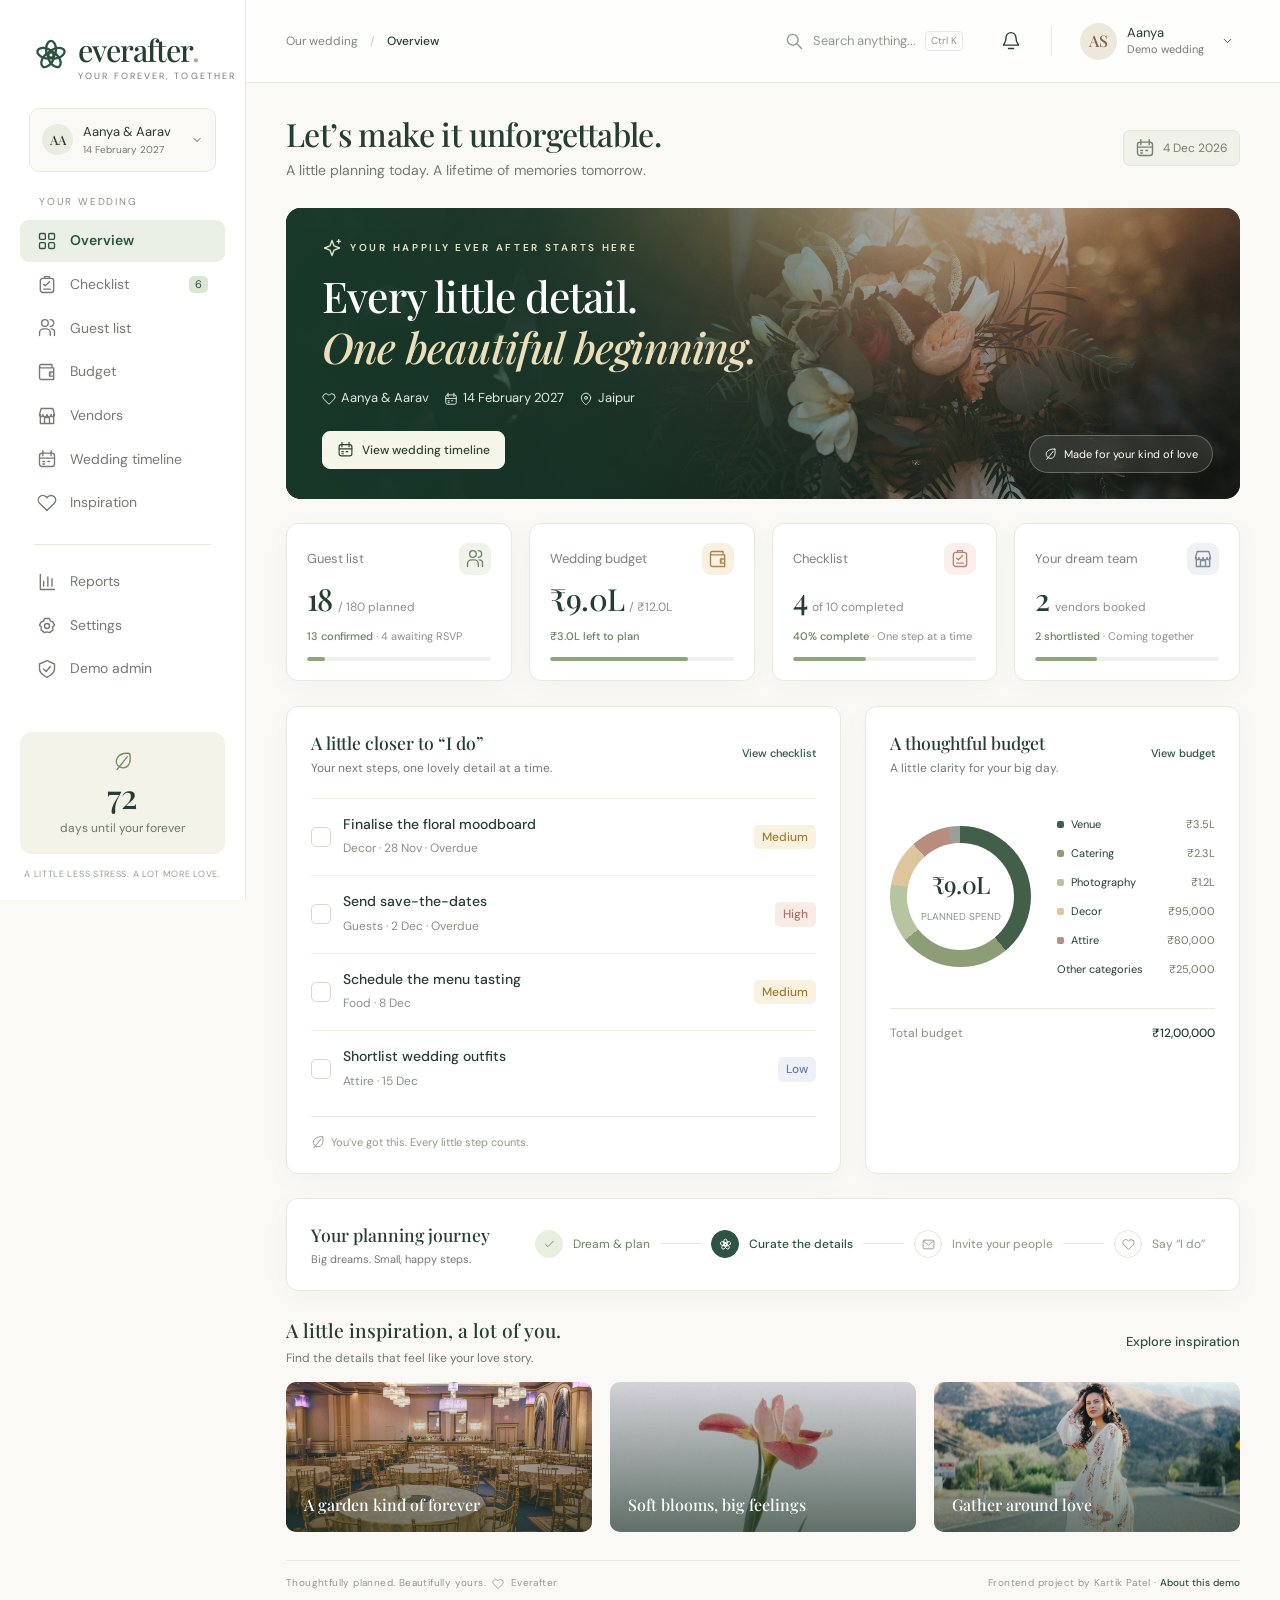
<file: index.html>
<!doctype html>
<html lang="en">
  <head>
    <meta charset="UTF-8" />
    <meta name="viewport" content="width=device-width, initial-scale=1.0" />
    <meta name="theme-color" content="#264c3e" />
    <meta
      name="description"
      content="A thoughtful space for your happily ever after. Plan your wedding, guests, budget, vendors and every little detail with Everafter."
    />
    <title>Everafter · Your wedding, beautifully planned</title>
    <link rel="icon" href="assets/favicon.svg" type="image/svg+xml" />
    <link rel="stylesheet" href="assets/fonts.css" />
    <link rel="stylesheet" href="css/styles.css" />
    <script defer src="js/icons.js"></script>
    <script defer src="js/data.js"></script>
    <script defer src="js/model.js"></script>
    <script defer src="js/store.js"></script>
    <script defer src="js/app.js"></script>
  </head>
  <body>
    <a class="skip-link" href="#main-content">Skip to content</a>
    <div id="app"></div>
    <dialog id="modal" aria-labelledby="modal-title"></dialog>
    <div
      id="toast-region"
      class="toast-region"
      role="status"
      aria-live="polite"
      aria-atomic="true"
    ></div>
    <noscript
      ><p class="noscript">
        Please enable JavaScript to use your wedding planner. This project runs
        entirely in your browser.
      </p></noscript
    >
  </body>
</html>
</file>
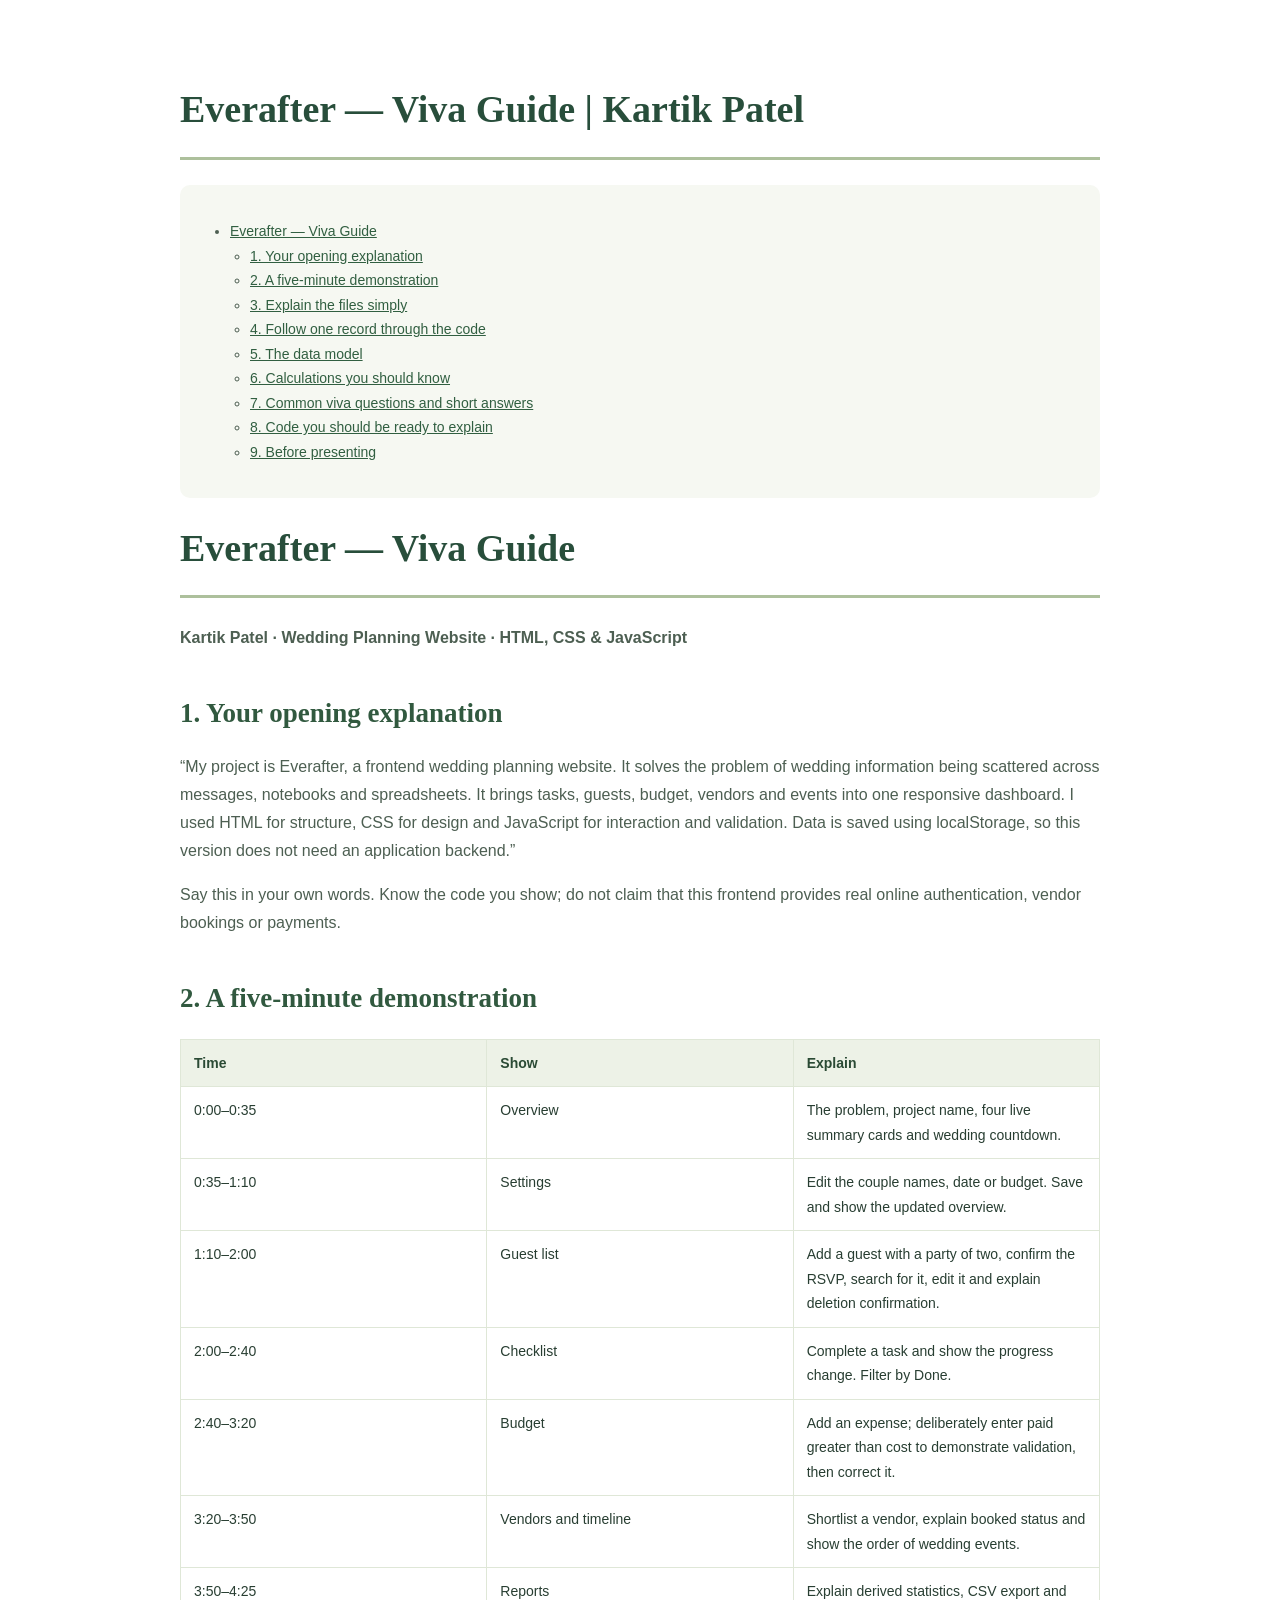
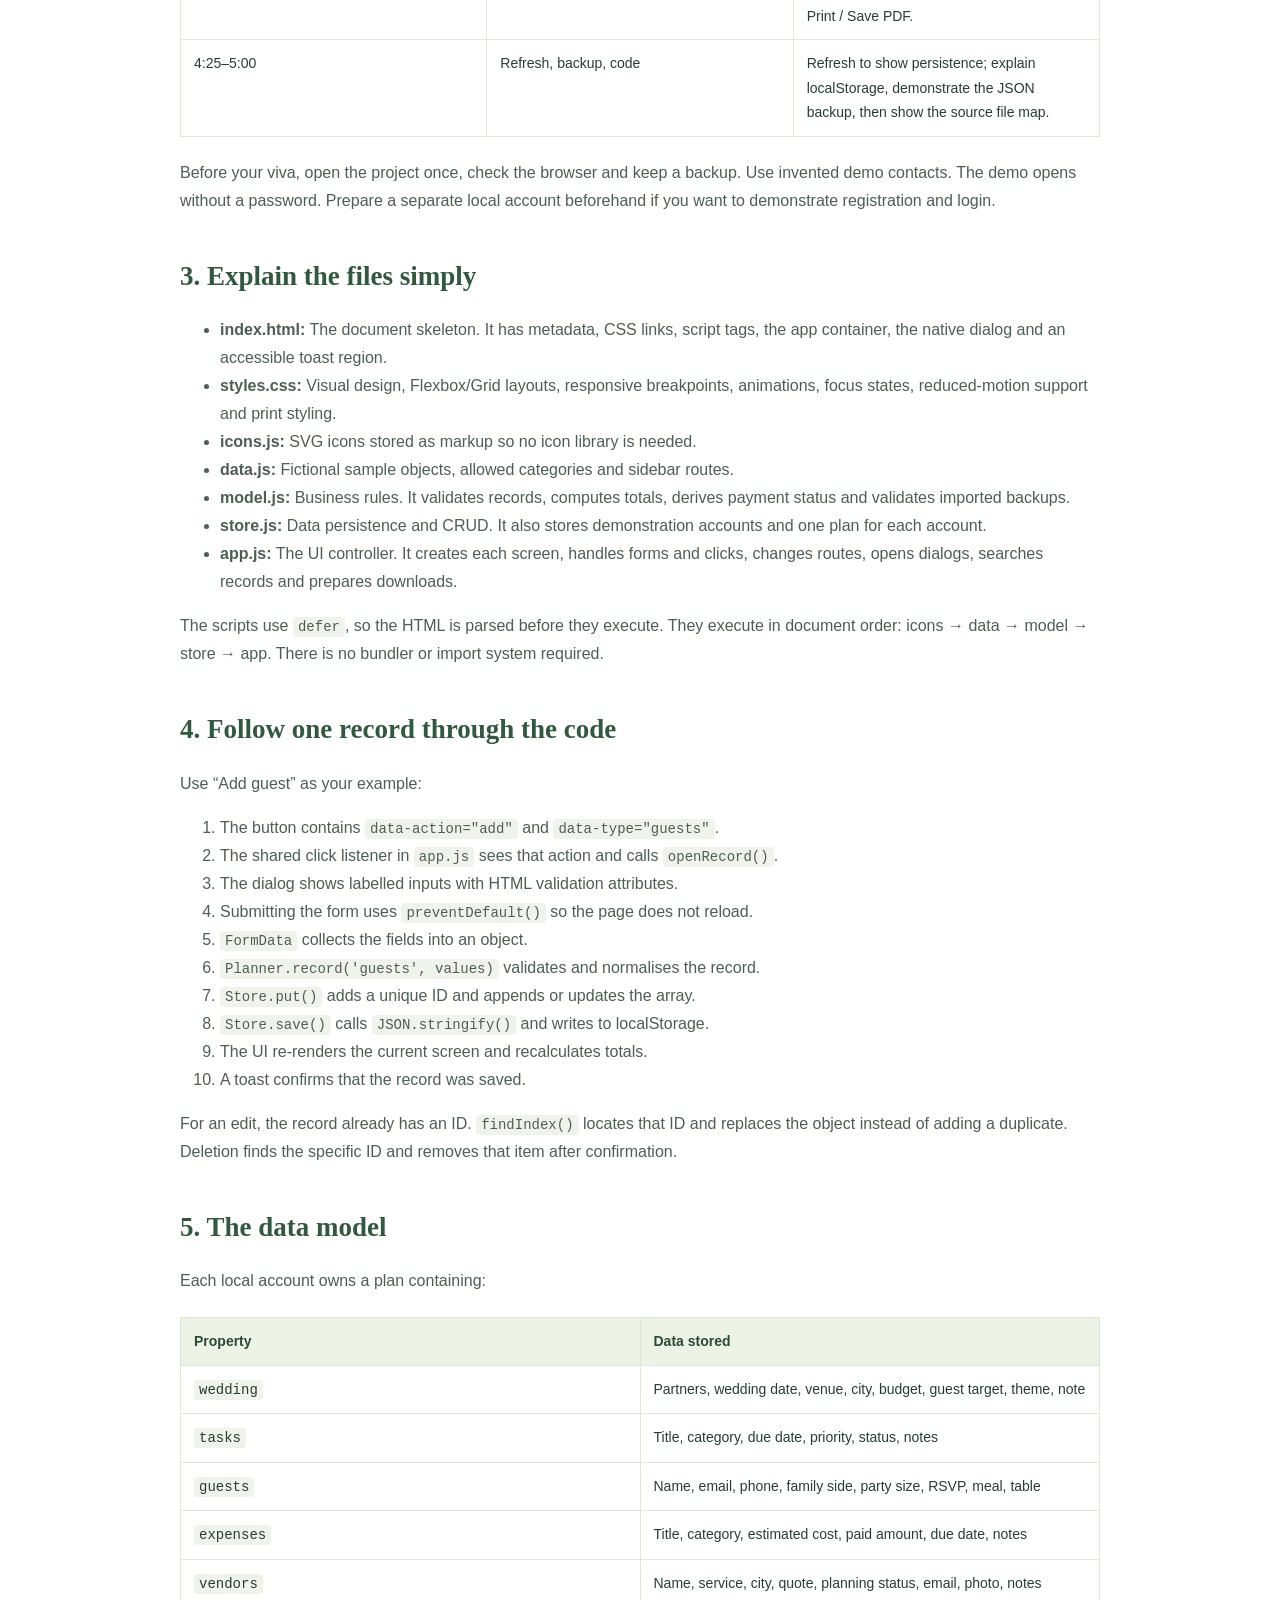
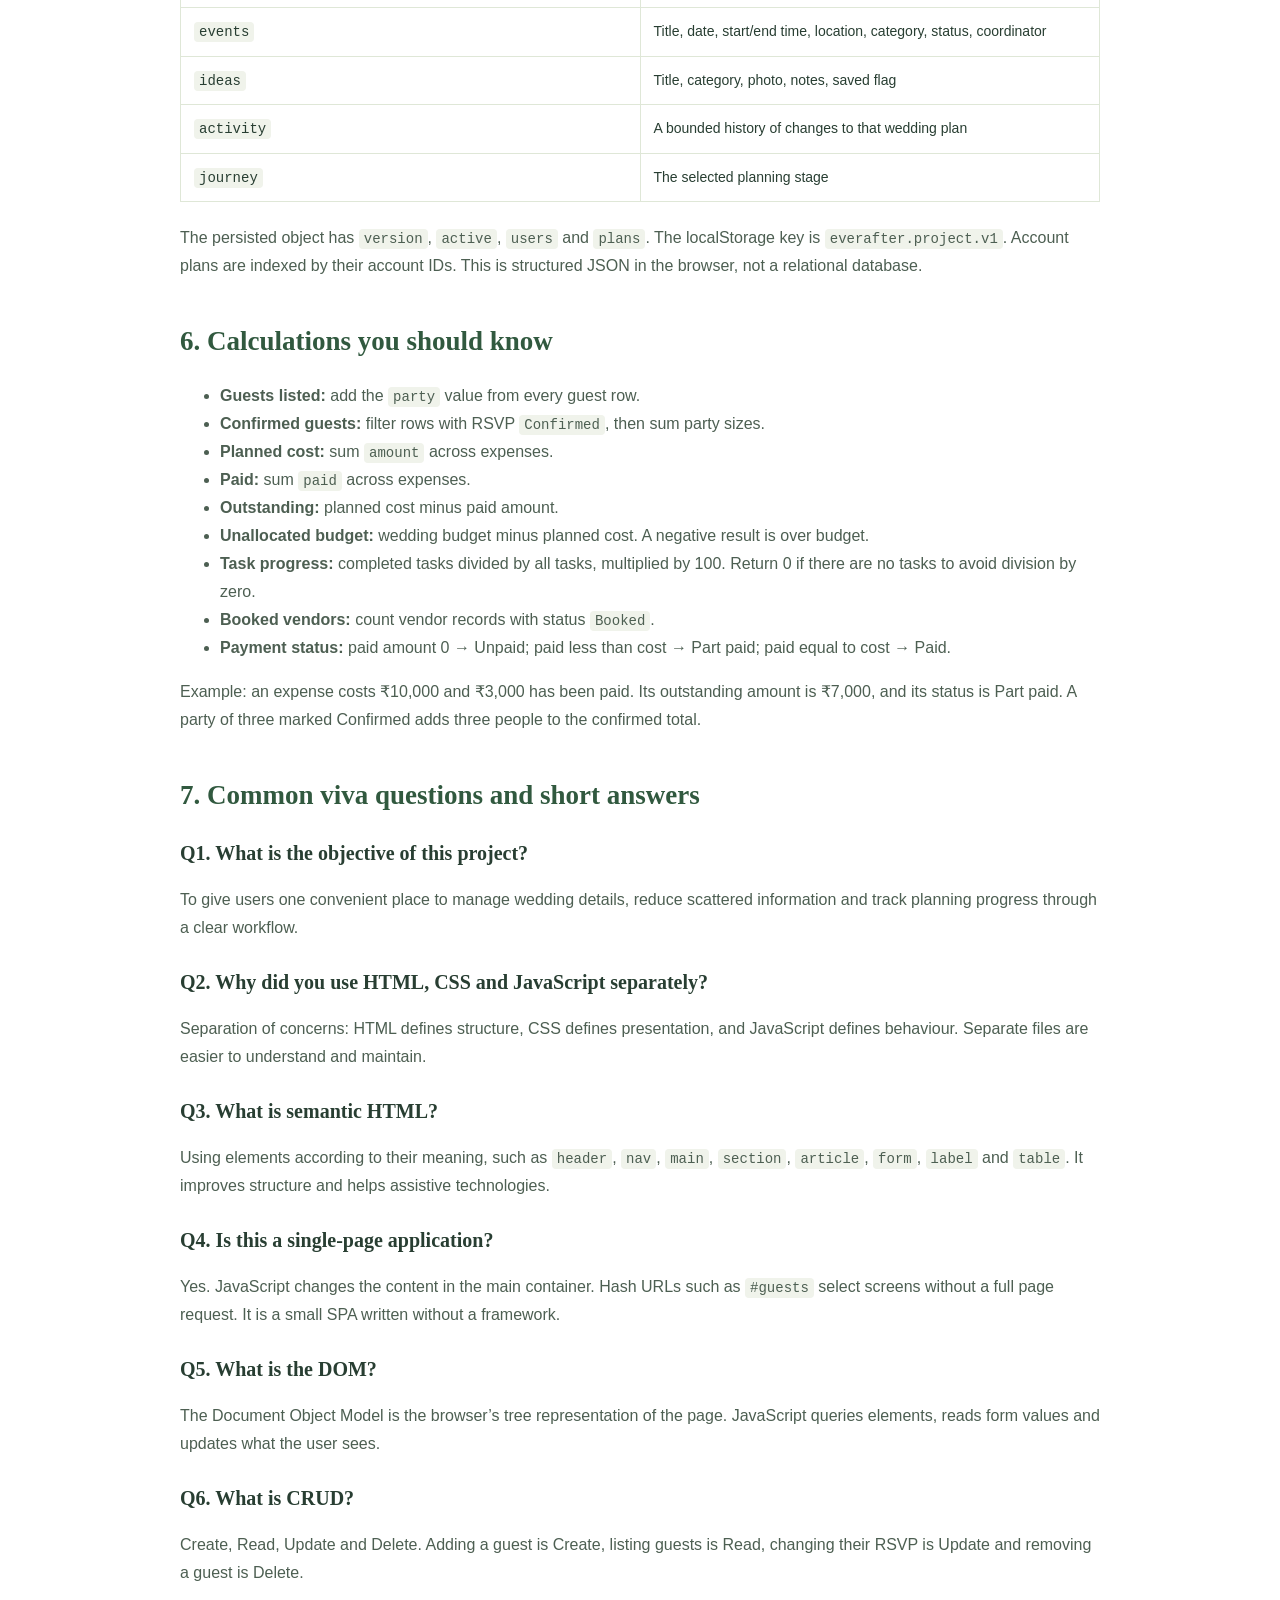
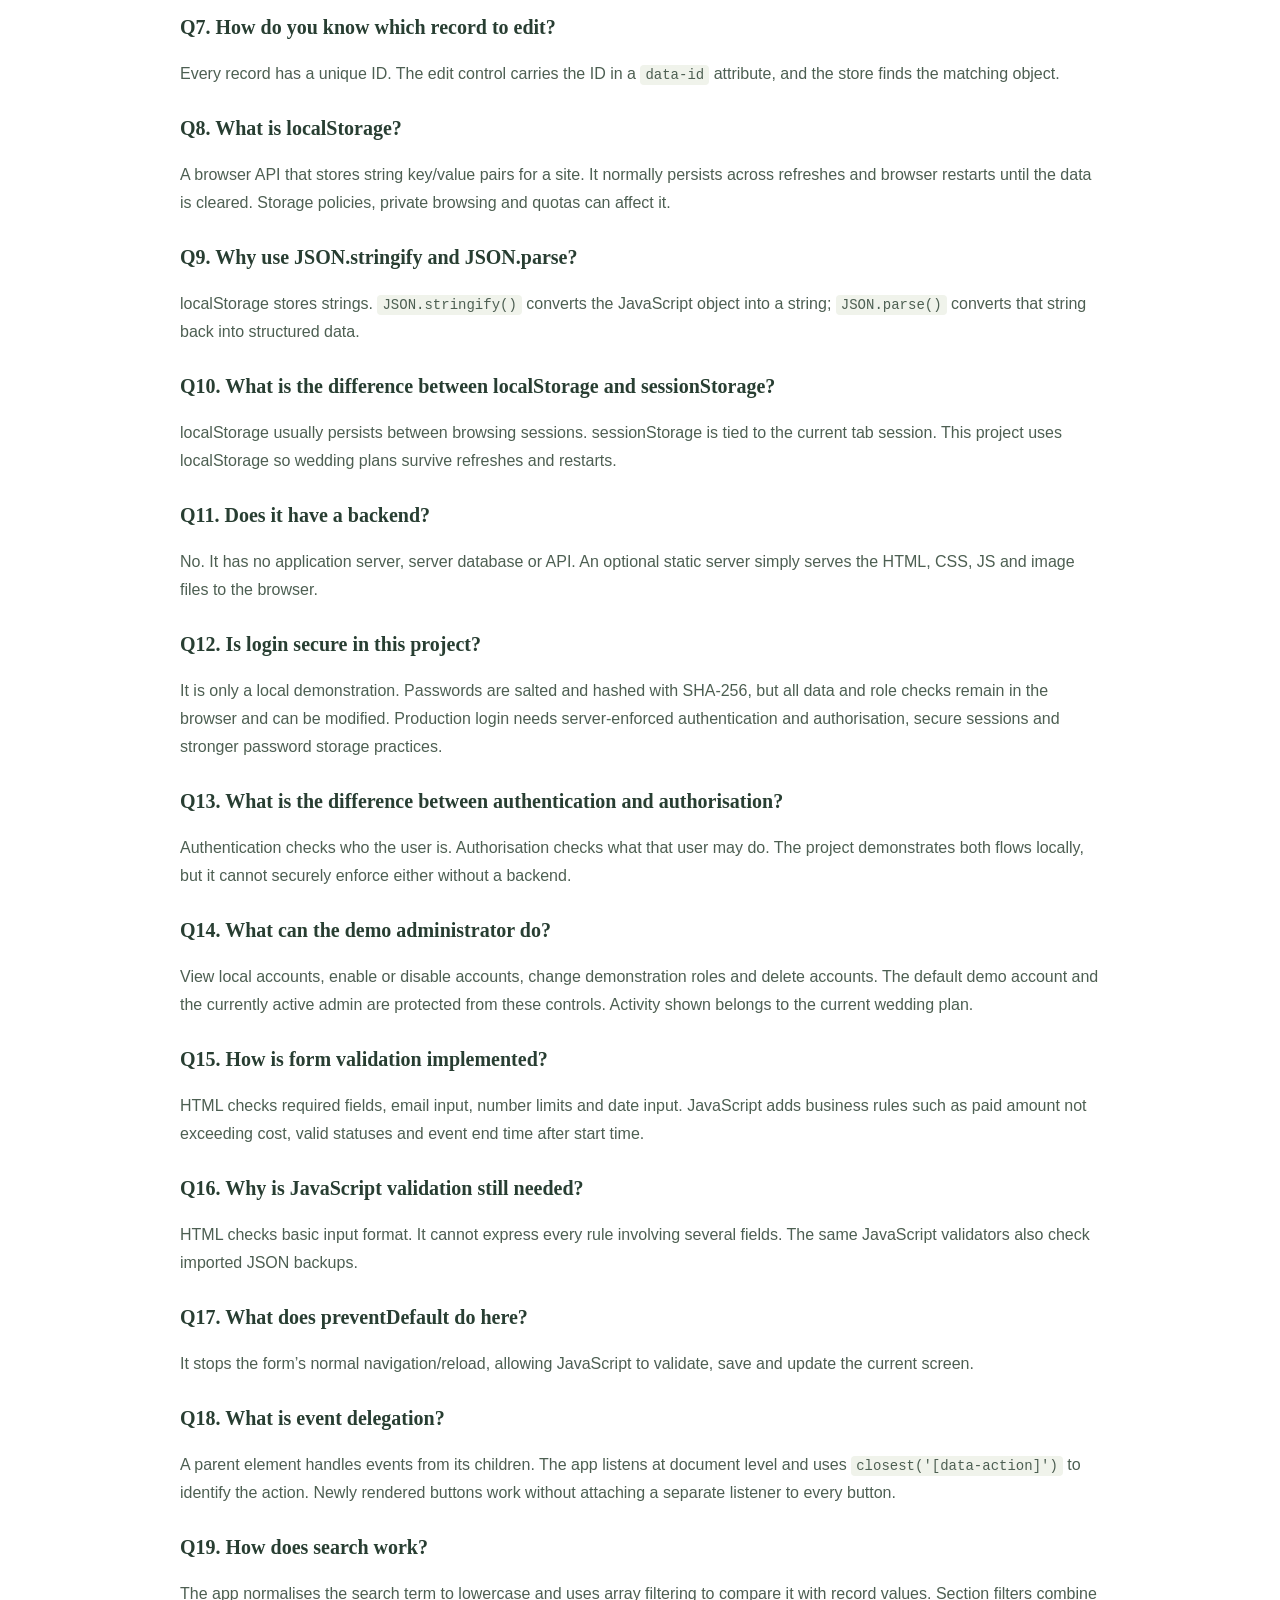
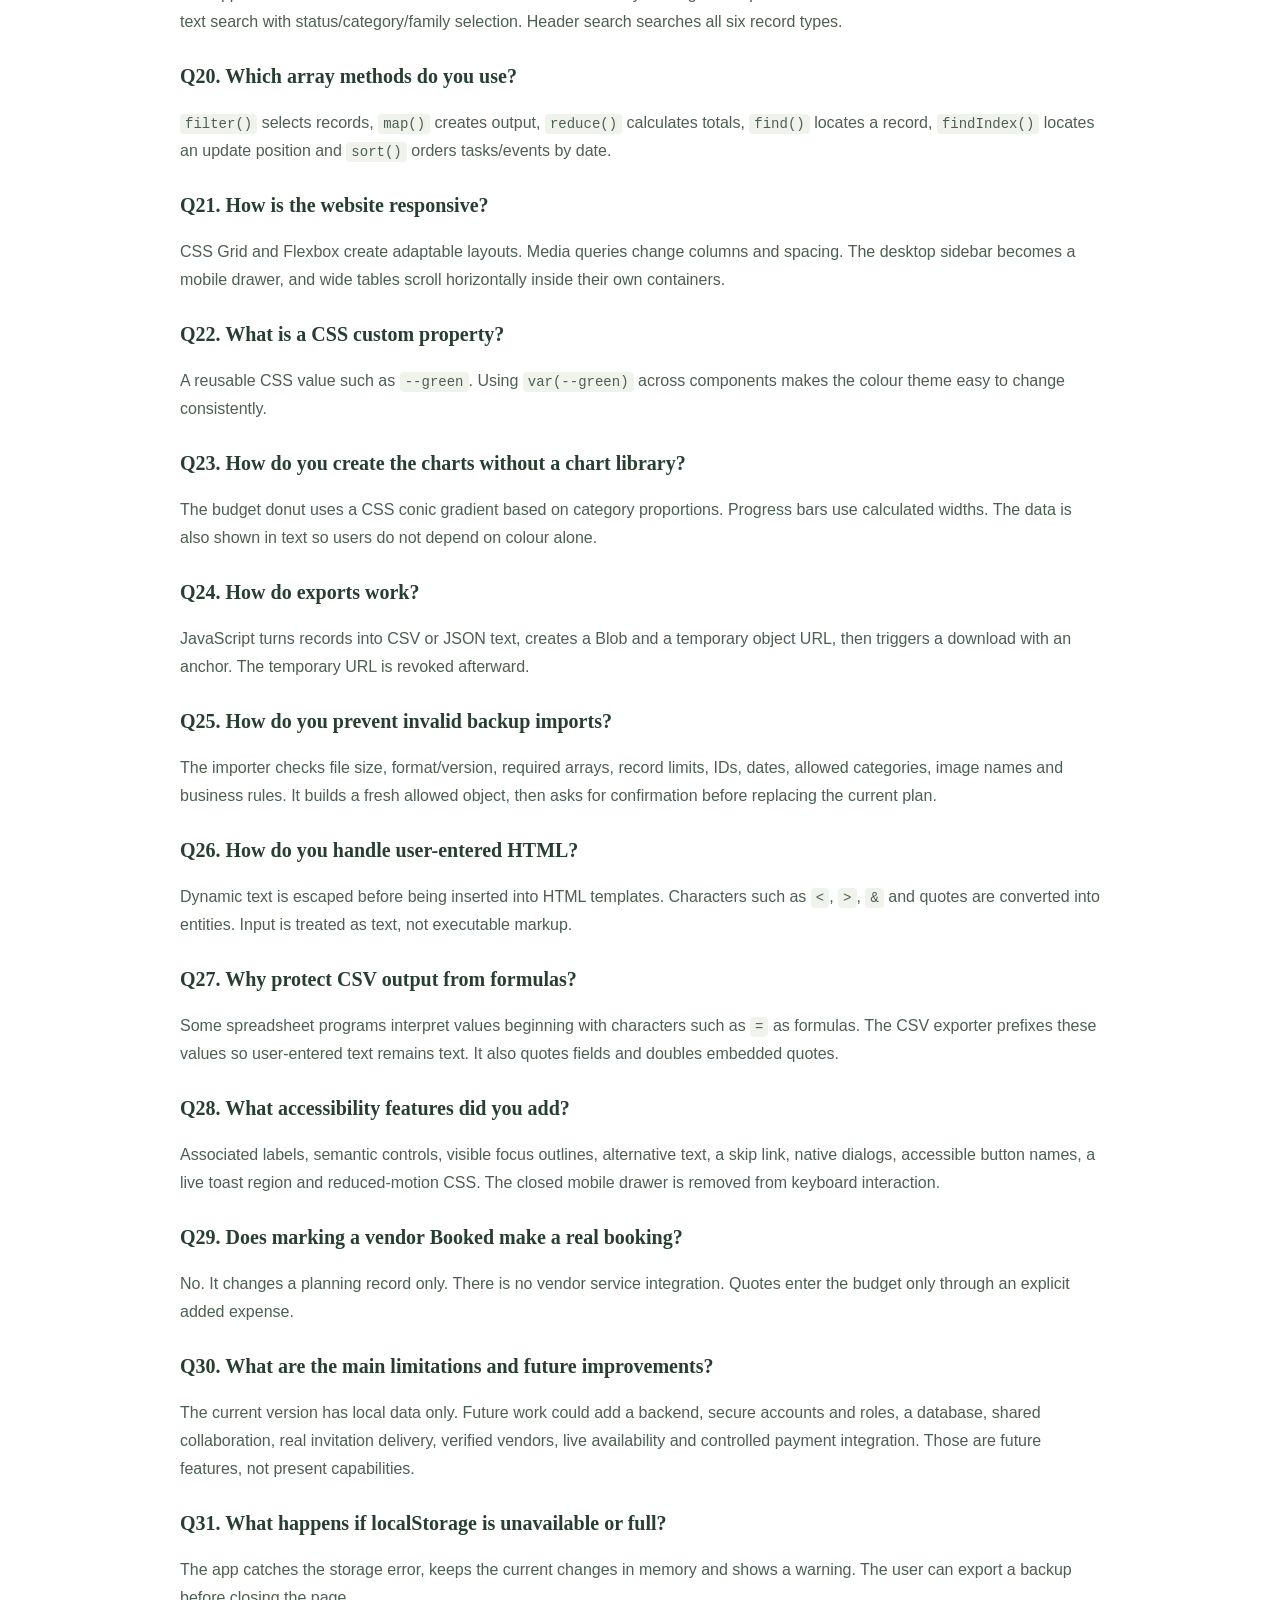
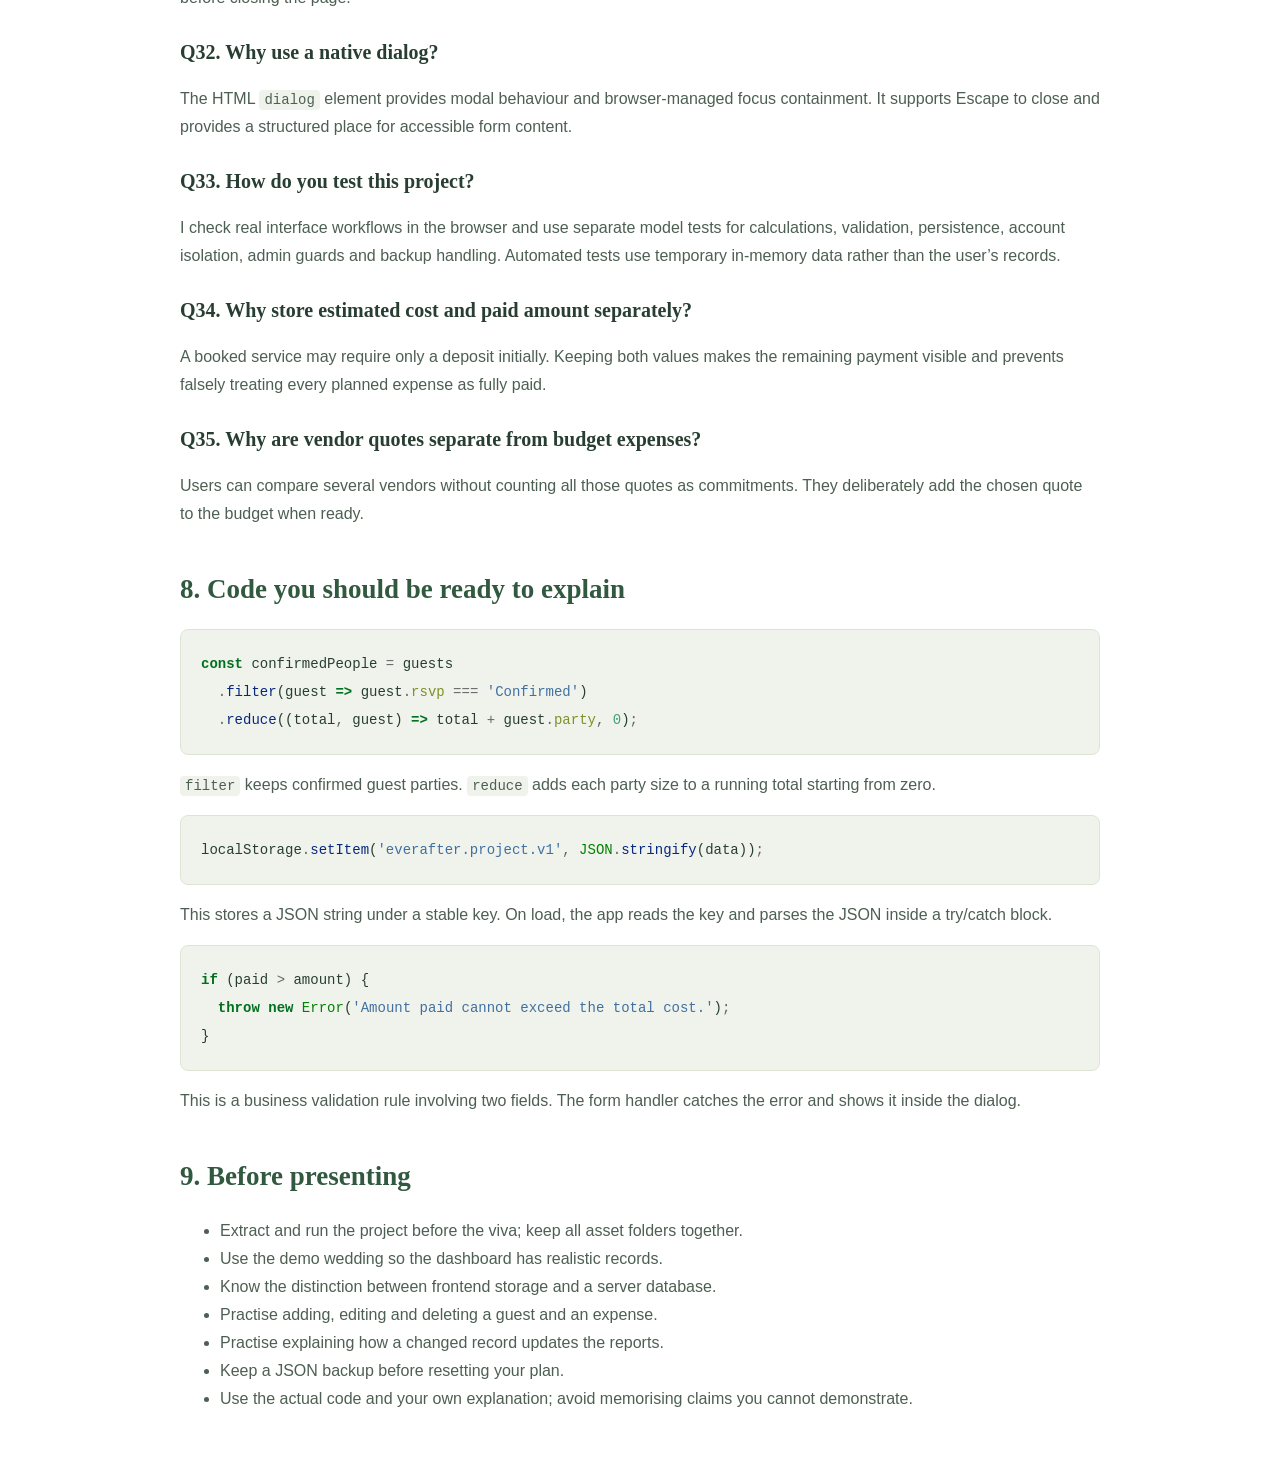
<file: VIVA_GUIDE.html>
<!DOCTYPE html>
<html xmlns="http://www.w3.org/1999/xhtml" lang xml:lang>
<head>
  <meta charset="utf-8" />
  <meta name="generator" content="pandoc" />
  <meta name="viewport" content="width=device-width, initial-scale=1.0, user-scalable=yes" />
  <title>Everafter — Viva Guide | Kartik Patel</title>
  <style>
code{white-space: pre-wrap;}
span.smallcaps{font-variant: small-caps;}
div.columns{display: flex; gap: min(4vw, 1.5em);}
div.column{flex: auto; overflow-x: auto;}
div.hanging-indent{margin-left: 1.5em; text-indent: -1.5em;}

ul.task-list[class]{list-style: none;}
ul.task-list li input[type="checkbox"] {
font-size: inherit;
width: 0.8em;
margin: 0 0.8em 0.2em -1.6em;
vertical-align: middle;
}
.display.math{display: block; text-align: center; margin: 0.5rem auto;}

pre > code.sourceCode { white-space: pre; position: relative; }
pre > code.sourceCode > span { line-height: 1.25; }
pre > code.sourceCode > span:empty { height: 1.2em; }
.sourceCode { overflow: visible; }
code.sourceCode > span { color: inherit; text-decoration: inherit; }
div.sourceCode { margin: 1em 0; }
pre.sourceCode { margin: 0; }
@media screen {
div.sourceCode { overflow: auto; }
}
@media print {
pre > code.sourceCode { white-space: pre-wrap; }
pre > code.sourceCode > span { display: inline-block; text-indent: -5em; padding-left: 5em; }
}
pre.numberSource code
{ counter-reset: source-line 0; }
pre.numberSource code > span
{ position: relative; left: -4em; counter-increment: source-line; }
pre.numberSource code > span > a:first-child::before
{ content: counter(source-line);
position: relative; left: -1em; text-align: right; vertical-align: baseline;
border: none; display: inline-block;
-webkit-touch-callout: none; -webkit-user-select: none;
-khtml-user-select: none; -moz-user-select: none;
-ms-user-select: none; user-select: none;
padding: 0 4px; width: 4em;
color: #aaaaaa;
}
pre.numberSource { margin-left: 3em; border-left: 1px solid #aaaaaa; padding-left: 4px; }
div.sourceCode
{ }
@media screen {
pre > code.sourceCode > span > a:first-child::before { text-decoration: underline; }
}
code span.al { color: #ff0000; font-weight: bold; } 
code span.an { color: #60a0b0; font-weight: bold; font-style: italic; } 
code span.at { color: #7d9029; } 
code span.bn { color: #40a070; } 
code span.bu { color: #008000; } 
code span.cf { color: #007020; font-weight: bold; } 
code span.ch { color: #4070a0; } 
code span.cn { color: #880000; } 
code span.co { color: #60a0b0; font-style: italic; } 
code span.cv { color: #60a0b0; font-weight: bold; font-style: italic; } 
code span.do { color: #ba2121; font-style: italic; } 
code span.dt { color: #902000; } 
code span.dv { color: #40a070; } 
code span.er { color: #ff0000; font-weight: bold; } 
code span.ex { } 
code span.fl { color: #40a070; } 
code span.fu { color: #06287e; } 
code span.im { color: #008000; font-weight: bold; } 
code span.in { color: #60a0b0; font-weight: bold; font-style: italic; } 
code span.kw { color: #007020; font-weight: bold; } 
code span.op { color: #666666; } 
code span.ot { color: #007020; } 
code span.pp { color: #bc7a00; } 
code span.sc { color: #4070a0; } 
code span.ss { color: #bb6688; } 
code span.st { color: #4070a0; } 
code span.va { color: #19177c; } 
code span.vs { color: #4070a0; } 
code span.wa { color: #60a0b0; font-weight: bold; font-style: italic; } 
</style>
  <style type="text/css">body{font:16px/1.75 Arial,sans-serif;color:#283e32;background:#fff;max-width:920px;margin:0 auto;padding:60px 35px}h1,h2,h3{font-family:Georgia,serif;line-height:1.3}h1{font-size:38px;color:#284e3b;border-bottom:3px solid #adc09c;padding-bottom:22px}h2{font-size:27px;margin-top:44px;color:#31593f}h3{font-size:20px;margin-top:27px}p,li{color:#4d5f52}table{border-collapse:collapse;width:100%;font-size:14px;margin:22px 0}th{text-align:left;background:#edf2e7;color:#2a4a34}th,td{border:1px solid #dfe7d7;padding:11px 13px;vertical-align:top}a{color:#315f41}code{font-size:14px;background:#f0f3eb;border-radius:4px;padding:2px 5px}pre{background:#f0f3eb;border:1px solid #dce5d3;padding:20px;border-radius:8px;overflow-x:auto}pre code{padding:0}blockquote{border-left:4px solid #a1b38e;padding-left:20px;margin-left:0}#TOC{background:#f6f8f2;border-radius:10px;padding:20px 30px;font-size:14px}#TOC ul{padding-left:20px}.header-section-number{color:#8ca078}@media(max-width:600px){body{padding:25px 20px}h1{font-size:30px}table{font-size:12px}th,td{padding:8px}}@media print{body{font-size:11px;max-width:none;padding:0}h1{font-size:26px}h2{font-size:20px;break-after:avoid}h3{font-size:15px;break-after:avoid}pre,table,blockquote{break-inside:avoid}#TOC{display:none}table{font-size:10px}code{font-size:10px}@page{margin:17mm;size:A4}}
</style>
</head>
<body>
<header id="title-block-header">
<h1 class="title">Everafter — Viva Guide | Kartik Patel</h1>
</header>
<nav id="TOC" role="doc-toc">
<ul>
<li><a href="#everafter-viva-guide" id="toc-everafter-viva-guide">Everafter — Viva Guide</a>
<ul>
<li><a href="#your-opening-explanation" id="toc-your-opening-explanation">1. Your opening explanation</a></li>
<li><a href="#a-five-minute-demonstration" id="toc-a-five-minute-demonstration">2. A five-minute
demonstration</a></li>
<li><a href="#explain-the-files-simply" id="toc-explain-the-files-simply">3. Explain the files simply</a></li>
<li><a href="#follow-one-record-through-the-code" id="toc-follow-one-record-through-the-code">4. Follow one record through
the code</a></li>
<li><a href="#the-data-model" id="toc-the-data-model">5. The data
model</a></li>
<li><a href="#calculations-you-should-know" id="toc-calculations-you-should-know">6. Calculations you should
know</a></li>
<li><a href="#common-viva-questions-and-short-answers" id="toc-common-viva-questions-and-short-answers">7. Common viva
questions and short answers</a></li>
<li><a href="#code-you-should-be-ready-to-explain" id="toc-code-you-should-be-ready-to-explain">8. Code you should be ready
to explain</a></li>
<li><a href="#before-presenting" id="toc-before-presenting">9. Before
presenting</a></li>
</ul></li>
</ul>
</nav>
<h1 id="everafter-viva-guide">Everafter — Viva Guide</h1>
<p><strong>Kartik Patel · Wedding Planning Website · HTML, CSS &amp;
JavaScript</strong></p>
<h2 id="your-opening-explanation">1. Your opening explanation</h2>
<p>“My project is Everafter, a frontend wedding planning website. It
solves the problem of wedding information being scattered across
messages, notebooks and spreadsheets. It brings tasks, guests, budget,
vendors and events into one responsive dashboard. I used HTML for
structure, CSS for design and JavaScript for interaction and validation.
Data is saved using localStorage, so this version does not need an
application backend.”</p>
<p>Say this in your own words. Know the code you show; do not claim that
this frontend provides real online authentication, vendor bookings or
payments.</p>
<h2 id="a-five-minute-demonstration">2. A five-minute demonstration</h2>
<table>
<colgroup>
<col style="width: 33%" />
<col style="width: 33%" />
<col style="width: 33%" />
</colgroup>
<thead>
<tr class="header">
<th>Time</th>
<th>Show</th>
<th>Explain</th>
</tr>
</thead>
<tbody>
<tr class="odd">
<td>0:00–0:35</td>
<td>Overview</td>
<td>The problem, project name, four live summary cards and wedding
countdown.</td>
</tr>
<tr class="even">
<td>0:35–1:10</td>
<td>Settings</td>
<td>Edit the couple names, date or budget. Save and show the updated
overview.</td>
</tr>
<tr class="odd">
<td>1:10–2:00</td>
<td>Guest list</td>
<td>Add a guest with a party of two, confirm the RSVP, search for it,
edit it and explain deletion confirmation.</td>
</tr>
<tr class="even">
<td>2:00–2:40</td>
<td>Checklist</td>
<td>Complete a task and show the progress change. Filter by Done.</td>
</tr>
<tr class="odd">
<td>2:40–3:20</td>
<td>Budget</td>
<td>Add an expense; deliberately enter paid greater than cost to
demonstrate validation, then correct it.</td>
</tr>
<tr class="even">
<td>3:20–3:50</td>
<td>Vendors and timeline</td>
<td>Shortlist a vendor, explain booked status and show the order of
wedding events.</td>
</tr>
<tr class="odd">
<td>3:50–4:25</td>
<td>Reports</td>
<td>Explain derived statistics, CSV export and Print / Save PDF.</td>
</tr>
<tr class="even">
<td>4:25–5:00</td>
<td>Refresh, backup, code</td>
<td>Refresh to show persistence; explain localStorage, demonstrate the
JSON backup, then show the source file map.</td>
</tr>
</tbody>
</table>
<p>Before your viva, open the project once, check the browser and keep a
backup. Use invented demo contacts. The demo opens without a password.
Prepare a separate local account beforehand if you want to demonstrate
registration and login.</p>
<h2 id="explain-the-files-simply">3. Explain the files simply</h2>
<ul>
<li><strong>index.html:</strong> The document skeleton. It has metadata,
CSS links, script tags, the app container, the native dialog and an
accessible toast region.</li>
<li><strong>styles.css:</strong> Visual design, Flexbox/Grid layouts,
responsive breakpoints, animations, focus states, reduced-motion support
and print styling.</li>
<li><strong>icons.js:</strong> SVG icons stored as markup so no icon
library is needed.</li>
<li><strong>data.js:</strong> Fictional sample objects, allowed
categories and sidebar routes.</li>
<li><strong>model.js:</strong> Business rules. It validates records,
computes totals, derives payment status and validates imported
backups.</li>
<li><strong>store.js:</strong> Data persistence and CRUD. It also stores
demonstration accounts and one plan for each account.</li>
<li><strong>app.js:</strong> The UI controller. It creates each screen,
handles forms and clicks, changes routes, opens dialogs, searches
records and prepares downloads.</li>
</ul>
<p>The scripts use <code>defer</code>, so the HTML is parsed before they
execute. They execute in document order: icons → data → model → store →
app. There is no bundler or import system required.</p>
<h2 id="follow-one-record-through-the-code">4. Follow one record through
the code</h2>
<p>Use “Add guest” as your example:</p>
<ol type="1">
<li>The button contains <code>data-action=&quot;add&quot;</code> and
<code>data-type=&quot;guests&quot;</code>.</li>
<li>The shared click listener in <code>app.js</code> sees that action
and calls <code>openRecord()</code>.</li>
<li>The dialog shows labelled inputs with HTML validation
attributes.</li>
<li>Submitting the form uses <code>preventDefault()</code> so the page
does not reload.</li>
<li><code>FormData</code> collects the fields into an object.</li>
<li><code>Planner.record(&#39;guests&#39;, values)</code> validates and
normalises the record.</li>
<li><code>Store.put()</code> adds a unique ID and appends or updates the
array.</li>
<li><code>Store.save()</code> calls <code>JSON.stringify()</code> and
writes to localStorage.</li>
<li>The UI re-renders the current screen and recalculates totals.</li>
<li>A toast confirms that the record was saved.</li>
</ol>
<p>For an edit, the record already has an ID. <code>findIndex()</code>
locates that ID and replaces the object instead of adding a duplicate.
Deletion finds the specific ID and removes that item after
confirmation.</p>
<h2 id="the-data-model">5. The data model</h2>
<p>Each local account owns a plan containing:</p>
<table>
<colgroup>
<col style="width: 50%" />
<col style="width: 50%" />
</colgroup>
<thead>
<tr class="header">
<th>Property</th>
<th>Data stored</th>
</tr>
</thead>
<tbody>
<tr class="odd">
<td><code>wedding</code></td>
<td>Partners, wedding date, venue, city, budget, guest target, theme,
note</td>
</tr>
<tr class="even">
<td><code>tasks</code></td>
<td>Title, category, due date, priority, status, notes</td>
</tr>
<tr class="odd">
<td><code>guests</code></td>
<td>Name, email, phone, family side, party size, RSVP, meal, table</td>
</tr>
<tr class="even">
<td><code>expenses</code></td>
<td>Title, category, estimated cost, paid amount, due date, notes</td>
</tr>
<tr class="odd">
<td><code>vendors</code></td>
<td>Name, service, city, quote, planning status, email, photo,
notes</td>
</tr>
<tr class="even">
<td><code>events</code></td>
<td>Title, date, start/end time, location, category, status,
coordinator</td>
</tr>
<tr class="odd">
<td><code>ideas</code></td>
<td>Title, category, photo, notes, saved flag</td>
</tr>
<tr class="even">
<td><code>activity</code></td>
<td>A bounded history of changes to that wedding plan</td>
</tr>
<tr class="odd">
<td><code>journey</code></td>
<td>The selected planning stage</td>
</tr>
</tbody>
</table>
<p>The persisted object has <code>version</code>, <code>active</code>,
<code>users</code> and <code>plans</code>. The localStorage key is
<code>everafter.project.v1</code>. Account plans are indexed by their
account IDs. This is structured JSON in the browser, not a relational
database.</p>
<h2 id="calculations-you-should-know">6. Calculations you should
know</h2>
<ul>
<li><strong>Guests listed:</strong> add the <code>party</code> value
from every guest row.</li>
<li><strong>Confirmed guests:</strong> filter rows with RSVP
<code>Confirmed</code>, then sum party sizes.</li>
<li><strong>Planned cost:</strong> sum <code>amount</code> across
expenses.</li>
<li><strong>Paid:</strong> sum <code>paid</code> across expenses.</li>
<li><strong>Outstanding:</strong> planned cost minus paid amount.</li>
<li><strong>Unallocated budget:</strong> wedding budget minus planned
cost. A negative result is over budget.</li>
<li><strong>Task progress:</strong> completed tasks divided by all
tasks, multiplied by 100. Return 0 if there are no tasks to avoid
division by zero.</li>
<li><strong>Booked vendors:</strong> count vendor records with status
<code>Booked</code>.</li>
<li><strong>Payment status:</strong> paid amount 0 → Unpaid; paid less
than cost → Part paid; paid equal to cost → Paid.</li>
</ul>
<p>Example: an expense costs ₹10,000 and ₹3,000 has been paid. Its
outstanding amount is ₹7,000, and its status is Part paid. A party of
three marked Confirmed adds three people to the confirmed total.</p>
<h2 id="common-viva-questions-and-short-answers">7. Common viva
questions and short answers</h2>
<h3 id="q1.-what-is-the-objective-of-this-project">Q1. What is the
objective of this project?</h3>
<p>To give users one convenient place to manage wedding details, reduce
scattered information and track planning progress through a clear
workflow.</p>
<h3 id="q2.-why-did-you-use-html-css-and-javascript-separately">Q2. Why
did you use HTML, CSS and JavaScript separately?</h3>
<p>Separation of concerns: HTML defines structure, CSS defines
presentation, and JavaScript defines behaviour. Separate files are
easier to understand and maintain.</p>
<h3 id="q3.-what-is-semantic-html">Q3. What is semantic HTML?</h3>
<p>Using elements according to their meaning, such as
<code>header</code>, <code>nav</code>, <code>main</code>,
<code>section</code>, <code>article</code>, <code>form</code>,
<code>label</code> and <code>table</code>. It improves structure and
helps assistive technologies.</p>
<h3 id="q4.-is-this-a-single-page-application">Q4. Is this a single-page
application?</h3>
<p>Yes. JavaScript changes the content in the main container. Hash URLs
such as <code>#guests</code> select screens without a full page request.
It is a small SPA written without a framework.</p>
<h3 id="q5.-what-is-the-dom">Q5. What is the DOM?</h3>
<p>The Document Object Model is the browser’s tree representation of the
page. JavaScript queries elements, reads form values and updates what
the user sees.</p>
<h3 id="q6.-what-is-crud">Q6. What is CRUD?</h3>
<p>Create, Read, Update and Delete. Adding a guest is Create, listing
guests is Read, changing their RSVP is Update and removing a guest is
Delete.</p>
<h3 id="q7.-how-do-you-know-which-record-to-edit">Q7. How do you know
which record to edit?</h3>
<p>Every record has a unique ID. The edit control carries the ID in a
<code>data-id</code> attribute, and the store finds the matching
object.</p>
<h3 id="q8.-what-is-localstorage">Q8. What is localStorage?</h3>
<p>A browser API that stores string key/value pairs for a site. It
normally persists across refreshes and browser restarts until the data
is cleared. Storage policies, private browsing and quotas can affect
it.</p>
<h3 id="q9.-why-use-json.stringify-and-json.parse">Q9. Why use
JSON.stringify and JSON.parse?</h3>
<p>localStorage stores strings. <code>JSON.stringify()</code> converts
the JavaScript object into a string; <code>JSON.parse()</code> converts
that string back into structured data.</p>
<h3 id="q10.-what-is-the-difference-between-localstorage-and-sessionstorage">Q10.
What is the difference between localStorage and sessionStorage?</h3>
<p>localStorage usually persists between browsing sessions.
sessionStorage is tied to the current tab session. This project uses
localStorage so wedding plans survive refreshes and restarts.</p>
<h3 id="q11.-does-it-have-a-backend">Q11. Does it have a backend?</h3>
<p>No. It has no application server, server database or API. An optional
static server simply serves the HTML, CSS, JS and image files to the
browser.</p>
<h3 id="q12.-is-login-secure-in-this-project">Q12. Is login secure in
this project?</h3>
<p>It is only a local demonstration. Passwords are salted and hashed
with SHA-256, but all data and role checks remain in the browser and can
be modified. Production login needs server-enforced authentication and
authorisation, secure sessions and stronger password storage
practices.</p>
<h3 id="q13.-what-is-the-difference-between-authentication-and-authorisation">Q13.
What is the difference between authentication and authorisation?</h3>
<p>Authentication checks who the user is. Authorisation checks what that
user may do. The project demonstrates both flows locally, but it cannot
securely enforce either without a backend.</p>
<h3 id="q14.-what-can-the-demo-administrator-do">Q14. What can the demo
administrator do?</h3>
<p>View local accounts, enable or disable accounts, change demonstration
roles and delete accounts. The default demo account and the currently
active admin are protected from these controls. Activity shown belongs
to the current wedding plan.</p>
<h3 id="q15.-how-is-form-validation-implemented">Q15. How is form
validation implemented?</h3>
<p>HTML checks required fields, email input, number limits and date
input. JavaScript adds business rules such as paid amount not exceeding
cost, valid statuses and event end time after start time.</p>
<h3 id="q16.-why-is-javascript-validation-still-needed">Q16. Why is
JavaScript validation still needed?</h3>
<p>HTML checks basic input format. It cannot express every rule
involving several fields. The same JavaScript validators also check
imported JSON backups.</p>
<h3 id="q17.-what-does-preventdefault-do-here">Q17. What does
preventDefault do here?</h3>
<p>It stops the form’s normal navigation/reload, allowing JavaScript to
validate, save and update the current screen.</p>
<h3 id="q18.-what-is-event-delegation">Q18. What is event
delegation?</h3>
<p>A parent element handles events from its children. The app listens at
document level and uses <code>closest(&#39;[data-action]&#39;)</code> to
identify the action. Newly rendered buttons work without attaching a
separate listener to every button.</p>
<h3 id="q19.-how-does-search-work">Q19. How does search work?</h3>
<p>The app normalises the search term to lowercase and uses array
filtering to compare it with record values. Section filters combine text
search with status/category/family selection. Header search searches all
six record types.</p>
<h3 id="q20.-which-array-methods-do-you-use">Q20. Which array methods do
you use?</h3>
<p><code>filter()</code> selects records, <code>map()</code> creates
output, <code>reduce()</code> calculates totals, <code>find()</code>
locates a record, <code>findIndex()</code> locates an update position
and <code>sort()</code> orders tasks/events by date.</p>
<h3 id="q21.-how-is-the-website-responsive">Q21. How is the website
responsive?</h3>
<p>CSS Grid and Flexbox create adaptable layouts. Media queries change
columns and spacing. The desktop sidebar becomes a mobile drawer, and
wide tables scroll horizontally inside their own containers.</p>
<h3 id="q22.-what-is-a-css-custom-property">Q22. What is a CSS custom
property?</h3>
<p>A reusable CSS value such as <code>--green</code>. Using
<code>var(--green)</code> across components makes the colour theme easy
to change consistently.</p>
<h3 id="q23.-how-do-you-create-the-charts-without-a-chart-library">Q23.
How do you create the charts without a chart library?</h3>
<p>The budget donut uses a CSS conic gradient based on category
proportions. Progress bars use calculated widths. The data is also shown
in text so users do not depend on colour alone.</p>
<h3 id="q24.-how-do-exports-work">Q24. How do exports work?</h3>
<p>JavaScript turns records into CSV or JSON text, creates a Blob and a
temporary object URL, then triggers a download with an anchor. The
temporary URL is revoked afterward.</p>
<h3 id="q25.-how-do-you-prevent-invalid-backup-imports">Q25. How do you
prevent invalid backup imports?</h3>
<p>The importer checks file size, format/version, required arrays,
record limits, IDs, dates, allowed categories, image names and business
rules. It builds a fresh allowed object, then asks for confirmation
before replacing the current plan.</p>
<h3 id="q26.-how-do-you-handle-user-entered-html">Q26. How do you handle
user-entered HTML?</h3>
<p>Dynamic text is escaped before being inserted into HTML templates.
Characters such as <code>&lt;</code>, <code>&gt;</code>,
<code>&amp;</code> and quotes are converted into entities. Input is
treated as text, not executable markup.</p>
<h3 id="q27.-why-protect-csv-output-from-formulas">Q27. Why protect CSV
output from formulas?</h3>
<p>Some spreadsheet programs interpret values beginning with characters
such as <code>=</code> as formulas. The CSV exporter prefixes these
values so user-entered text remains text. It also quotes fields and
doubles embedded quotes.</p>
<h3 id="q28.-what-accessibility-features-did-you-add">Q28. What
accessibility features did you add?</h3>
<p>Associated labels, semantic controls, visible focus outlines,
alternative text, a skip link, native dialogs, accessible button names,
a live toast region and reduced-motion CSS. The closed mobile drawer is
removed from keyboard interaction.</p>
<h3 id="q29.-does-marking-a-vendor-booked-make-a-real-booking">Q29. Does
marking a vendor Booked make a real booking?</h3>
<p>No. It changes a planning record only. There is no vendor service
integration. Quotes enter the budget only through an explicit added
expense.</p>
<h3 id="q30.-what-are-the-main-limitations-and-future-improvements">Q30.
What are the main limitations and future improvements?</h3>
<p>The current version has local data only. Future work could add a
backend, secure accounts and roles, a database, shared collaboration,
real invitation delivery, verified vendors, live availability and
controlled payment integration. Those are future features, not present
capabilities.</p>
<h3 id="q31.-what-happens-if-localstorage-is-unavailable-or-full">Q31.
What happens if localStorage is unavailable or full?</h3>
<p>The app catches the storage error, keeps the current changes in
memory and shows a warning. The user can export a backup before closing
the page.</p>
<h3 id="q32.-why-use-a-native-dialog">Q32. Why use a native dialog?</h3>
<p>The HTML <code>dialog</code> element provides modal behaviour and
browser-managed focus containment. It supports Escape to close and
provides a structured place for accessible form content.</p>
<h3 id="q33.-how-do-you-test-this-project">Q33. How do you test this
project?</h3>
<p>I check real interface workflows in the browser and use separate
model tests for calculations, validation, persistence, account
isolation, admin guards and backup handling. Automated tests use
temporary in-memory data rather than the user’s records.</p>
<h3 id="q34.-why-store-estimated-cost-and-paid-amount-separately">Q34.
Why store estimated cost and paid amount separately?</h3>
<p>A booked service may require only a deposit initially. Keeping both
values makes the remaining payment visible and prevents falsely treating
every planned expense as fully paid.</p>
<h3 id="q35.-why-are-vendor-quotes-separate-from-budget-expenses">Q35.
Why are vendor quotes separate from budget expenses?</h3>
<p>Users can compare several vendors without counting all those quotes
as commitments. They deliberately add the chosen quote to the budget
when ready.</p>
<h2 id="code-you-should-be-ready-to-explain">8. Code you should be ready
to explain</h2>
<div class="sourceCode" id="cb1"><pre class="sourceCode js"><code class="sourceCode javascript"><span id="cb1-1"><a href="#cb1-1" aria-hidden="true" tabindex="-1"></a><span class="kw">const</span> confirmedPeople <span class="op">=</span> guests</span>
<span id="cb1-2"><a href="#cb1-2" aria-hidden="true" tabindex="-1"></a>  <span class="op">.</span><span class="fu">filter</span>(guest <span class="kw">=&gt;</span> guest<span class="op">.</span><span class="at">rsvp</span> <span class="op">===</span> <span class="st">&#39;Confirmed&#39;</span>)</span>
<span id="cb1-3"><a href="#cb1-3" aria-hidden="true" tabindex="-1"></a>  <span class="op">.</span><span class="fu">reduce</span>((total<span class="op">,</span> guest) <span class="kw">=&gt;</span> total <span class="op">+</span> guest<span class="op">.</span><span class="at">party</span><span class="op">,</span> <span class="dv">0</span>)<span class="op">;</span></span></code></pre></div>
<p><code>filter</code> keeps confirmed guest parties.
<code>reduce</code> adds each party size to a running total starting
from zero.</p>
<div class="sourceCode" id="cb2"><pre class="sourceCode js"><code class="sourceCode javascript"><span id="cb2-1"><a href="#cb2-1" aria-hidden="true" tabindex="-1"></a>localStorage<span class="op">.</span><span class="fu">setItem</span>(<span class="st">&#39;everafter.project.v1&#39;</span><span class="op">,</span> <span class="bu">JSON</span><span class="op">.</span><span class="fu">stringify</span>(data))<span class="op">;</span></span></code></pre></div>
<p>This stores a JSON string under a stable key. On load, the app reads
the key and parses the JSON inside a try/catch block.</p>
<div class="sourceCode" id="cb3"><pre class="sourceCode js"><code class="sourceCode javascript"><span id="cb3-1"><a href="#cb3-1" aria-hidden="true" tabindex="-1"></a><span class="cf">if</span> (paid <span class="op">&gt;</span> amount) {</span>
<span id="cb3-2"><a href="#cb3-2" aria-hidden="true" tabindex="-1"></a>  <span class="cf">throw</span> <span class="kw">new</span> <span class="bu">Error</span>(<span class="st">&#39;Amount paid cannot exceed the total cost.&#39;</span>)<span class="op">;</span></span>
<span id="cb3-3"><a href="#cb3-3" aria-hidden="true" tabindex="-1"></a>}</span></code></pre></div>
<p>This is a business validation rule involving two fields. The form
handler catches the error and shows it inside the dialog.</p>
<h2 id="before-presenting">9. Before presenting</h2>
<ul>
<li>Extract and run the project before the viva; keep all asset folders
together.</li>
<li>Use the demo wedding so the dashboard has realistic records.</li>
<li>Know the distinction between frontend storage and a server
database.</li>
<li>Practise adding, editing and deleting a guest and an expense.</li>
<li>Practise explaining how a changed record updates the reports.</li>
<li>Keep a JSON backup before resetting your plan.</li>
<li>Use the actual code and your own explanation; avoid memorising
claims you cannot demonstrate.</li>
</ul>
</body>
</html>
</file>
<file: assets/fonts.css>
@font-face {
  font-family: 'DM Sans';
  font-style: normal;
  font-weight: 400;
  font-display: swap;
  src: url(font-0.ttf) format('truetype');
}
@font-face {
  font-family: 'DM Sans';
  font-style: normal;
  font-weight: 500;
  font-display: swap;
  src: url(font-1.ttf) format('truetype');
}
@font-face {
  font-family: 'DM Sans';
  font-style: normal;
  font-weight: 600;
  font-display: swap;
  src: url(font-2.ttf) format('truetype');
}
@font-face {
  font-family: 'DM Sans';
  font-style: normal;
  font-weight: 700;
  font-display: swap;
  src: url(font-3.ttf) format('truetype');
}
@font-face {
  font-family: 'Playfair Display';
  font-style: italic;
  font-weight: 500;
  font-display: swap;
  src: url(font-4.ttf) format('truetype');
}
@font-face {
  font-family: 'Playfair Display';
  font-style: normal;
  font-weight: 500;
  font-display: swap;
  src: url(font-5.ttf) format('truetype');
}
@font-face {
  font-family: 'Playfair Display';
  font-style: normal;
  font-weight: 600;
  font-display: swap;
  src: url(font-6.ttf) format('truetype');
}
</file>
<file: css/styles.css>
/* EVERAFTER — responsive design system. All assets are bundled locally. */
:root {
  --ink: #263d33;
  --muted: #727b73;
  --green: #2d5343;
  --green-dark: #1c3e30;
  --sage: #eef2ea;
  --cream: #faf9f5;
  --white: #fff;
  --border: #e7e9e1;
  --gold: #b38b4d;
  --rose: #ae6866;
  --shadow: 0 6px 28px #20392908;
  --radius: 16px;
  --sidebar: 246px;
  --serif: "Playfair Display", Georgia, serif;
  --sans: "DM Sans", Arial, sans-serif;
}
* {
  box-sizing: border-box;
}
body {
  margin: 0;
  color: var(--ink);
  font: 400 16px/1.55 var(--sans);
  background: var(--cream);
}
button,
input,
select,
textarea {
  font: inherit;
}
button,
a,
input,
select,
textarea {
  -webkit-tap-highlight-color: transparent;
}
button {
  cursor: pointer;
}
button:disabled {
  cursor: wait;
  opacity: 0.65;
}
button,
a,
input,
select,
textarea {
  outline-offset: 4px;
}
:focus-visible {
  outline: 2px solid #6b8b70;
}
a {
  color: inherit;
  text-decoration: none;
}
button {
  color: inherit;
}
button .icon {
  flex-shrink: 0;
}
img {
  max-width: 100%;
  display: block;
}
h1,
h2,
h3,
p {
  margin: 0;
}
h1,
h2,
h3 {
  font-weight: 500;
}
small {
  font-size: 0.8125rem;
}
.icon {
  vertical-align: middle;
  flex-shrink: 0;
}
.muted {
  color: var(--muted);
}
.eyebrow {
  font-size: 0.75rem;
  font-weight: 600;
  letter-spacing: 2px;
  text-transform: uppercase;
}
.serif {
  font-family: var(--serif);
}
.skip-link {
  position: fixed;
  top: -100px;
  left: 20px;
  z-index: 100;
  background: var(--green);
  color: #fff;
  padding: 12px 20px;
}
.skip-link:focus {
  top: 12px;
}
.noscript {
  padding: 30px;
}
.hidden {
  display: none !important;
}
.sr-only {
  position: absolute;
  width: 1px;
  height: 1px;
  overflow: hidden;
  clip: rect(0, 0, 0, 0);
  white-space: nowrap;
}
.sidebar {
  position: fixed;
  inset: 0 auto 0 0;
  width: var(--sidebar);
  background: #fff;
  border-right: 1px solid var(--border);
  z-index: 25;
  display: flex;
  flex-direction: column;
  padding: 34px 20px 18px;
  overflow-y: auto;
}
.brand {
  display: flex;
  align-items: center;
  gap: 10px;
  padding: 0 14px;
}
.brand .icon {
  width: 34px;
  height: 34px;
  color: var(--green);
}
.brand-name {
  font-family: var(--serif);
  font-size: 1.9rem;
  letter-spacing: -1px;
}
.brand-tagline {
  font-size: 0.625rem;
  letter-spacing: 2.8px;
  margin-top: -3px;
  color: var(--muted);
}
.wedding-select {
  background: var(--cream);
  border: 1px solid var(--border);
  border-radius: 10px;
  margin: 31px 9px 27px;
  padding: 13px 12px;
  display: flex;
  gap: 10px;
  align-items: center;
  font-size: 0.875rem;
  width: calc(100% - 18px);
  text-align: left;
}
.wedding-select .monogram {
  width: 35px;
  height: 35px;
  background: #e9eddf;
  display: grid;
  place-items: center;
  font-family: var(--serif);
  border-radius: 50%;
}
.wedding-select small {
  font-size: 0.7rem;
  display: block;
  color: var(--muted);
}
.wedding-select .icon {
  margin-left: auto;
  width: 14px;
}
.nav-caption {
  font-size: 0.625rem;
  letter-spacing: 1.8px;
  color: #8b928a;
  margin: 0 19px 9px;
}
.nav-link {
  display: flex;
  align-items: center;
  gap: 13px;
  padding: 12px 17px;
  border-radius: 9px;
  color: #737b73;
  font-size: 0.875rem;
  margin: 2px 0;
  transition:
    background 0.2s,
    color 0.2s;
}
.nav-link:hover {
  background: #f5f6f1;
  color: var(--green);
}
.nav-link.active {
  background: #eaf0e6;
  color: var(--green);
  font-weight: 600;
}
.nav-link .nav-count {
  margin-left: auto;
  font-size: 0.6875rem;
  background: #dbe6d3;
  color: var(--green);
  border-radius: 5px;
  padding: 0 6px;
}
.nav-divider {
  border: 0;
  border-top: 1px solid var(--border);
  margin: 20px 14px 16px;
}
.sidebar-bottom {
  margin-top: auto;
  padding-top: 28px;
}
.countdown-card {
  border-radius: 12px;
  background: #f3f3ea;
  padding: 21px 15px;
  text-align: center;
  position: relative;
  overflow: hidden;
}
.countdown-card .icon {
  color: #788d62;
}
.countdown-card strong {
  font-family: var(--serif);
  font-size: 2.1rem;
  font-weight: 500;
  display: block;
  line-height: 1.4;
}
.countdown-card p {
  font-size: 0.75rem;
  color: #6d7969;
}
.sidebar-foot {
  font-size: 0.625rem;
  letter-spacing: 1px;
  color: #99a094;
  text-align: center;
  padding-top: 20px;
}
.shell {
  margin-left: var(--sidebar);
  min-height: 100vh;
}
.topbar {
  height: 83px;
  border-bottom: 1px solid var(--border);
  background: #ffffffc9;
  display: flex;
  align-items: center;
  gap: 22px;
  padding: 0 40px;
}
.breadcrumb {
  font-size: 0.75rem;
  color: #7e887f;
  white-space: nowrap;
}
.breadcrumb span {
  color: #c7cdc2;
  margin: 0 12px;
}
.breadcrumb strong {
  color: var(--ink);
  font-weight: 500;
}
.topbar-spacer {
  flex: 1;
}
.top-search {
  border: 0;
  background: transparent;
  display: flex;
  align-items: center;
  gap: 9px;
  font-size: 0.8125rem;
  color: #90988e;
  padding: 8px;
}
.keycap {
  font-size: 0.625rem;
  border: 1px solid var(--border);
  padding: 1px 5px;
  border-radius: 4px;
}
.icon-btn {
  display: inline-flex;
  align-items: center;
  justify-content: center;
  width: 36px;
  height: 36px;
  padding: 0;
  border: 1px solid transparent;
  border-radius: 8px;
  background: transparent;
}
.icon-btn:hover {
  background: var(--sage);
}
.icon-btn.danger:hover {
  background: #fcf0ed;
  color: #a74e48;
}
.topbar-divider {
  height: 30px;
  border-left: 1px solid var(--border);
}
.profile-btn {
  display: flex;
  align-items: center;
  gap: 10px;
  border: 0;
  background: none;
  text-align: left;
}
.avatar {
  display: grid;
  place-items: center;
  width: 37px;
  height: 37px;
  border-radius: 50%;
  background: #eee7db;
  color: #7b6349;
  font-family: var(--serif);
  font-weight: 500;
}
.profile-btn .profile-copy {
  font-size: 0.8125rem;
  line-height: 1.45;
}
.profile-copy small {
  display: block;
  font-size: 0.6875rem;
  color: var(--muted);
}
.profile-btn > .icon {
  width: 13px;
  margin-left: 7px;
}
.mobile-menu {
  display: none;
}
.mobile-scrim {
  display: none;
}
.content {
  padding: 31px 40px 28px;
  max-width: 1660px;
  margin: 0 auto;
  animation: enter 0.3s ease;
}
.page-heading {
  display: flex;
  align-items: center;
  justify-content: space-between;
  gap: 20px;
  margin-bottom: 26px;
}
.page-heading h1 {
  font-family: var(--serif);
  font-size: 2rem;
  letter-spacing: -0.6px;
  line-height: 1.25;
}
.page-heading p {
  font-size: 0.875rem;
  color: var(--muted);
  margin-top: 6px;
}
.heading-actions {
  display: flex;
  gap: 10px;
  align-items: center;
  flex-wrap: wrap;
}
.btn {
  display: inline-flex;
  align-items: center;
  justify-content: center;
  gap: 8px;
  padding: 11px 18px;
  border-radius: 8px;
  border: 1px solid var(--green);
  background: var(--green);
  color: white;
  font-size: 0.8125rem;
  font-weight: 500;
  transition:
    background 0.2s,
    box-shadow 0.2s;
}
.btn:hover {
  background: var(--green-dark);
  box-shadow: 0 4px 12px #25453012;
}
.btn.secondary {
  background: #fff;
  color: var(--ink);
  border-color: var(--border);
}
.btn.secondary:hover {
  background: var(--sage);
}
.btn.ghost {
  background: transparent;
  color: var(--green);
  border-color: transparent;
}
.btn.danger {
  background: #a54c44;
  border-color: #a54c44;
}
.btn.small {
  padding: 7px 12px;
  font-size: 0.75rem;
}
.btn .icon {
  width: 17px;
  height: 17px;
}
.text-btn {
  border: 0;
  background: none;
  color: var(--green);
  padding: 0;
  font-size: 0.8125rem;
  font-weight: 500;
}
.text-btn:hover {
  text-decoration: underline;
}
.date-chip {
  display: flex;
  align-items: center;
  gap: 8px;
  color: #74816f;
  background: #f0f1e9;
  border: 1px solid #e3e7d9;
  border-radius: 7px;
  font-size: 0.75rem;
  padding: 7px 11px;
  white-space: nowrap;
}
.hero {
  min-height: 273px;
  border-radius: 15px;
  position: relative;
  overflow: hidden;
  display: flex;
  align-items: center;
  margin-bottom: 24px;
  background: #203e30;
  color: white;
}
.hero-image {
  position: absolute;
  inset: 0;
  width: 100%;
  height: 100%;
  object-fit: cover;
  object-position: center 48%;
}
.hero:after {
  content: "";
  position: absolute;
  inset: 0;
  background: linear-gradient(
    90deg,
    #183a2bef 0%,
    #183a2bc4 30%,
    #183a2b37 65%,
    #183a2b08 100%
  );
}
.hero-content {
  position: relative;
  z-index: 1;
  padding: 30px 36px;
  max-width: 62%;
}
.hero .eyebrow {
  font-size: 0.625rem;
  letter-spacing: 2.7px;
  color: #e1e4ce;
  display: flex;
  align-items: center;
  gap: 8px;
  margin-bottom: 13px;
}
.hero h2 {
  font-family: var(--serif);
  font-size: 2.65rem;
  line-height: 1.2;
  font-weight: 500;
  letter-spacing: -0.8px;
}
.hero h2 em {
  font-weight: 500;
  color: #ebdfba;
}
.hero-meta {
  display: flex;
  gap: 15px;
  font-size: 0.75rem;
  margin-top: 16px;
  color: #e2e9de;
}
.hero-meta span {
  display: flex;
  gap: 5px;
  align-items: center;
}
.hero-meta .icon {
  width: 14px;
  height: 14px;
}
.hero .btn {
  margin-top: 22px;
  padding: 9px 14px;
  background: #f6f5e9;
  color: #294532;
  border-color: #f6f5e9;
  font-size: 0.75rem;
}
.hero .btn:hover {
  background: white;
}
.hero-tag {
  position: absolute;
  bottom: 26px;
  right: 27px;
  z-index: 2;
  padding: 8px 14px;
  font-size: 0.6875rem;
  color: #fff;
  background: #ffffff16;
  backdrop-filter: blur(8px);
  border: 1px solid #ffffff45;
  border-radius: 50px;
  display: flex;
  align-items: center;
  gap: 7px;
}
.hero-tag .icon {
  width: 13px;
}
.stats-grid {
  display: grid;
  grid-template-columns: repeat(4, 1fr);
  gap: 17px;
  margin-bottom: 25px;
}
.stat-card {
  background: #fff;
  border: 1px solid var(--border);
  border-radius: 12px;
  padding: 19px 20px;
  box-shadow: var(--shadow);
  min-width: 0;
}
.stat-top {
  display: flex;
  align-items: center;
  justify-content: space-between;
  color: #7c847a;
  font-size: 0.75rem;
  gap: 8px;
}
.stat-icon {
  width: 32px;
  height: 32px;
  border-radius: 9px;
  background: #eff3eb;
  color: #718667;
  display: grid;
  place-items: center;
}
.stat-icon.gold {
  background: #f8f0e3;
  color: #ac854d;
}
.stat-icon.rose {
  background: #faefec;
  color: #b7887a;
}
.stat-icon.blue {
  background: #eff1f5;
  color: #7e8b9c;
}
.stat-value {
  font-family: var(--serif);
  font-size: 1.9rem;
  letter-spacing: -0.7px;
  line-height: 1.4;
  margin-top: 3px;
}
.stat-value small {
  font-family: var(--sans);
  font-size: 0.75rem;
  letter-spacing: 0;
  color: #8b9388;
  margin-left: 5px;
}
.stat-foot {
  font-size: 0.6875rem;
  color: #8c9288;
  margin-top: 6px;
  display: flex;
  gap: 4px;
  align-items: center;
}
.stat-foot strong {
  font-weight: 500;
  color: #68835c;
}
.progress-track {
  height: 4px;
  background: #f0f1ea;
  border-radius: 10px;
  overflow: hidden;
  margin-top: 12px;
}
.progress-fill {
  height: 100%;
  border-radius: 10px;
  background: #8ea77a;
  transition: width 0.4s;
}
.dashboard-grid {
  display: grid;
  grid-template-columns: minmax(0, 1.48fr) minmax(300px, 1fr);
  gap: 24px;
}
.panel {
  background: #fff;
  border: 1px solid var(--border);
  border-radius: 12px;
  padding: 22px 24px;
  box-shadow: var(--shadow);
  min-width: 0;
}
.panel-title {
  display: flex;
  align-items: center;
  justify-content: space-between;
  gap: 14px;
  margin-bottom: 20px;
}
.panel-title h2 {
  font-size: 1.1rem;
  font-family: var(--serif);
}
.panel-title p {
  font-size: 0.75rem;
  color: var(--muted);
  margin-top: 3px;
}
.panel-title > .text-btn {
  font-size: 0.6875rem;
  white-space: nowrap;
}
.task-row {
  display: flex;
  align-items: center;
  gap: 12px;
  padding: 15px 0;
  border-top: 1px solid #f0f0ea;
}
.task-row:first-of-type {
  border-top: 0;
}
.task-check {
  width: 20px;
  height: 20px;
  flex-shrink: 0;
  border: 1.5px solid #d3dacc;
  border-radius: 5px;
  display: grid;
  place-items: center;
  background: white;
  transition: background 0.2s;
}
.task-check.checked {
  background: var(--green);
  color: white;
  border-color: var(--green);
}
.task-check .icon {
  width: 14px;
  height: 14px;
}
.task-info {
  flex: 1;
  min-width: 0;
}
.task-info strong {
  display: block;
  font-weight: 500;
  font-size: 0.8125rem;
}
.task-info small {
  color: #8a9186;
  font-size: 0.6875rem;
}
.task-row.done .task-info strong {
  text-decoration: line-through;
  color: #939b8e;
}
.badge {
  display: inline-flex;
  align-items: center;
  gap: 4px;
  border-radius: 5px;
  padding: 3px 8px;
  background: #f0f2eb;
  color: #748365;
  font-size: 0.6875rem;
  font-weight: 500;
  white-space: nowrap;
}
.badge.green {
  background: #edf4e9;
  color: #557a49;
}
.badge.gold {
  background: #faf2e1;
  color: #a07c31;
}
.badge.rose {
  background: #f9ece7;
  color: #ad7264;
}
.badge.gray {
  background: #f1f2ef;
  color: #7a8376;
}
.badge.blue {
  background: #edf1f7;
  color: #627ea1;
}
.panel-note {
  font-size: 0.6875rem;
  color: #90978c;
  padding-top: 17px;
  border-top: 1px solid var(--border);
  margin-top: 8px;
  display: flex;
  align-items: center;
  gap: 6px;
}
.panel-note .icon {
  width: 14px;
  height: 14px;
}
.budget-visual {
  display: flex;
  align-items: center;
  gap: 26px;
  padding: 6px 0 18px;
}
.donut {
  width: 141px;
  height: 141px;
  flex-shrink: 0;
  border-radius: 50%;
  display: grid;
  place-items: center;
  position: relative;
  background: conic-gradient(
    #43624a 0% 40%,
    #8b9e79 40% 65%,
    #bac7a5 65% 80%,
    #e4c99f 80% 100%
  );
}
.donut:after {
  content: "";
  position: absolute;
  inset: 17px;
  border-radius: 50%;
  background: white;
}
.donut-inner {
  position: relative;
  z-index: 1;
  text-align: center;
}
.donut-inner strong {
  display: block;
  font-family: var(--serif);
  font-size: 1.5rem;
  font-weight: 500;
  letter-spacing: -0.6px;
}
.donut-inner small {
  font-size: 0.625rem;
  color: #8d9586;
}
.legend {
  flex: 1;
  font-size: 0.6875rem;
}
.legend-row {
  display: flex;
  align-items: center;
  gap: 7px;
  margin: 12px 0;
}
.legend-dot {
  width: 7px;
  height: 7px;
  border-radius: 2px;
  flex-shrink: 0;
}
.legend-row span:last-child {
  margin-left: auto;
  color: #6c7864;
}
.budget-bottom {
  display: flex;
  justify-content: space-between;
  border-top: 1px solid var(--border);
  padding-top: 15px;
  font-size: 0.75rem;
}
.budget-bottom span {
  color: #86917c;
}
.budget-bottom strong {
  font-weight: 500;
}
.journey {
  grid-column: 1/-1;
  display: flex;
  align-items: center;
  gap: 35px;
  padding: 22px 24px;
}
.journey-heading {
  min-width: 155px;
}
.journey-heading h2 {
  font-family: var(--serif);
  font-size: 1.1rem;
}
.journey-heading p {
  font-size: 0.6875rem;
  color: var(--muted);
  margin-top: 3px;
}
.journey-steps {
  display: flex;
  flex: 1;
  justify-content: space-between;
  position: relative;
}
.journey-steps:before {
  content: "";
  height: 1px;
  position: absolute;
  top: 13px;
  left: 20px;
  right: 20px;
  background: #e3e9db;
}
.journey-step {
  position: relative;
  display: flex;
  gap: 10px;
  align-items: center;
  background: white;
  border: 0;
  padding: 0 10px;
  font-size: 0.75rem;
  color: #8d9684;
}
.journey-dot {
  width: 28px;
  height: 28px;
  border-radius: 50%;
  border: 1px solid #dfe4d8;
  display: grid;
  place-items: center;
  background: #fff;
}
.journey-step.complete {
  color: #6d8260;
}
.journey-step.complete .journey-dot {
  background: #e7efdf;
  border-color: #e7efdf;
}
.journey-step.current {
  font-weight: 500;
  color: var(--green);
}
.journey-step.current .journey-dot {
  background: var(--green);
  color: white;
  border-color: var(--green);
}
.journey-dot .icon {
  width: 13px;
  height: 13px;
}
.inspo-strip {
  grid-column: 1/-1;
  margin-top: 1px;
}
.inspo-heading {
  display: flex;
  justify-content: space-between;
  align-items: center;
  margin-bottom: 15px;
}
.inspo-heading h2 {
  font-family: var(--serif);
  font-size: 1.2rem;
}
.inspo-heading p {
  font-size: 0.75rem;
  color: var(--muted);
  margin-top: 3px;
}
.inspo-mini-grid {
  display: grid;
  grid-template-columns: repeat(3, 1fr);
  gap: 18px;
}
.inspo-mini {
  height: 150px;
  border-radius: 10px;
  overflow: hidden;
  position: relative;
  background: #d4d8cb;
  border: 0;
  padding: 0;
  display: block;
  width: 100%;
  text-align: left;
}
.inspo-mini img {
  width: 100%;
  height: 100%;
  object-fit: cover;
  transition: transform 0.45s;
}
.inspo-mini:hover img {
  transform: scale(1.04);
}
.inspo-mini:after {
  content: "";
  position: absolute;
  inset: 0;
  background: linear-gradient(transparent, #142d1e99);
}
.inspo-mini span {
  position: absolute;
  left: 18px;
  bottom: 15px;
  z-index: 1;
  color: #fff;
  font-family: var(--serif);
  font-size: 1rem;
}
.footer {
  display: flex;
  justify-content: space-between;
  align-items: center;
  color: #959c90;
  font-size: 0.625rem;
  letter-spacing: 0.4px;
  margin-top: 28px;
  padding: 14px 0;
  border-top: 1px solid var(--border);
}
.footer .icon {
  width: 12px;
  height: 12px;
  margin: 0 3px;
}
.footer a:hover {
  color: var(--green);
}
/* Shared record screens */
.toolbar {
  display: flex;
  align-items: center;
  justify-content: space-between;
  gap: 14px;
  margin-bottom: 20px;
  flex-wrap: wrap;
}
.filters {
  display: flex;
  gap: 9px;
  align-items: center;
  flex-wrap: wrap;
}
.search-field {
  position: relative;
  flex: 1;
  min-width: 200px;
  max-width: 340px;
}
.search-field > .icon {
  position: absolute;
  left: 13px;
  top: 13px;
  color: #8a9584;
  width: 17px;
  height: 17px;
}
.search-field input {
  width: 100%;
  padding: 10px 12px 10px 39px;
  border: 1px solid var(--border);
  border-radius: 8px;
  background: white;
  color: var(--ink);
  font-size: 0.8125rem;
}
.select-control,
select {
  appearance: none;
  background: #fff
    url("data:image/svg+xml,%3Csvg xmlns='http://www.w3.org/2000/svg' width='12' height='12' fill='none' stroke='%23727b73' stroke-width='1.5'%3E%3Cpath d='m2 4 4 4 4-4'/%3E%3C/svg%3E")
    no-repeat right 12px center;
  padding: 10px 33px 10px 12px;
  border: 1px solid var(--border);
  border-radius: 8px;
  color: var(--ink);
  font-size: 0.8125rem;
}
.tabs {
  display: flex;
  gap: 4px;
  border-bottom: 1px solid var(--border);
  margin-bottom: 24px;
  overflow-x: auto;
}
.tab {
  padding: 12px 16px;
  border: 0;
  border-bottom: 2px solid transparent;
  background: none;
  color: #89917f;
  font-size: 0.8125rem;
  white-space: nowrap;
}
.tab.active {
  border-bottom-color: var(--green);
  color: var(--green);
  font-weight: 600;
}
.table-panel {
  padding: 0;
  overflow: hidden;
}
.table-scroll {
  overflow-x: auto;
}
table {
  border-collapse: collapse;
  width: 100%;
  text-align: left;
  font-size: 0.8125rem;
}
th {
  padding: 16px 20px;
  background: #f6f7f2;
  color: #859079;
  font-weight: 500;
  font-size: 0.6875rem;
  letter-spacing: 0.5px;
  white-space: nowrap;
}
td {
  padding: 16px 20px;
  border-top: 1px solid #eef0e8;
  color: #62705a;
  vertical-align: middle;
}
td strong {
  font-weight: 500;
  color: var(--ink);
}
.name-cell {
  display: flex;
  align-items: center;
  gap: 11px;
  min-width: 160px;
}
.name-cell .avatar {
  font-family: var(--sans);
  font-size: 0.6875rem;
  width: 33px;
  height: 33px;
  background: #eff2e8;
  color: #81916d;
  flex-shrink: 0;
}
.name-cell small {
  display: block;
  font-size: 0.6875rem;
  color: #98a08f;
}
.row-actions {
  display: flex;
  gap: 4px;
  align-items: center;
}
.row-actions .icon-btn {
  width: 30px;
  height: 30px;
}
.row-actions .icon {
  width: 15px;
  height: 15px;
}
.table-bottom {
  display: flex;
  justify-content: space-between;
  padding: 15px 20px;
  font-size: 0.6875rem;
  color: #8d9882;
  border-top: 1px solid var(--border);
}
.empty {
  padding: 55px 25px;
  text-align: center;
  color: var(--muted);
  grid-column: 1/-1;
}
.empty > .icon {
  width: 38px;
  height: 38px;
  display: block;
  margin: 0 auto 15px;
  color: #9cab8d;
}
.empty h3 {
  color: var(--ink);
  font-family: var(--serif);
  font-size: 1.3rem;
  margin-bottom: 5px;
}
.empty p {
  font-size: 0.8125rem;
  max-width: 400px;
  margin: auto;
}
.empty .btn {
  margin-top: 18px;
}
.task-list .task-row {
  padding: 20px 22px;
}
.task-list .task-row .task-info strong {
  font-size: 0.9375rem;
}
.task-list .task-row .task-info small {
  font-size: 0.75rem;
}
.task-list .row-actions {
  margin-left: 12px;
}
.record-summary {
  display: grid;
  grid-template-columns: repeat(3, 1fr);
  gap: 18px;
  margin-bottom: 25px;
}
.record-summary .stat-card {
  padding: 21px 24px;
}
.vendor-grid {
  display: grid;
  grid-template-columns: repeat(3, minmax(0, 1fr));
  gap: 22px;
}
.vendor-card {
  background: #fff;
  border: 1px solid var(--border);
  border-radius: 12px;
  overflow: hidden;
  box-shadow: var(--shadow);
}
.vendor-image {
  height: 190px;
  position: relative;
  background: #eef1e6;
  overflow: hidden;
}
.vendor-image img {
  width: 100%;
  height: 100%;
  object-fit: cover;
  transition: transform 0.4s;
}
.vendor-card:hover .vendor-image img {
  transform: scale(1.035);
}
.vendor-image .badge {
  position: absolute;
  top: 13px;
  left: 13px;
  background: #fffffff2;
  color: var(--green);
}
.vendor-image .save-btn {
  position: absolute;
  right: 13px;
  top: 13px;
  background: #fffffff2;
  border-radius: 50%;
  width: 32px;
  height: 32px;
}
.save-btn.saved {
  color: #a96d69;
}
.save-btn.saved .icon {
  fill: #f5e3df;
}
.vendor-copy {
  padding: 20px;
}
.vendor-copy .eyebrow {
  font-size: 0.625rem;
  color: #a18d6d;
  letter-spacing: 1.5px;
}
.vendor-copy h2 {
  font-family: var(--serif);
  font-size: 1.2rem;
  margin: 4px 0;
}
.vendor-copy .location {
  font-size: 0.75rem;
  color: #919980;
  display: flex;
  gap: 5px;
  align-items: center;
}
.location .icon {
  width: 14px;
  height: 14px;
}
.vendor-copy > p {
  font-size: 0.8125rem;
  color: #7e8776;
  margin: 13px 0 19px;
  line-height: 1.6;
  min-height: 40px;
}
.vendor-bottom {
  display: flex;
  align-items: center;
  justify-content: space-between;
  gap: 10px;
  padding-top: 15px;
  border-top: 1px solid var(--border);
}
.vendor-bottom strong {
  font-size: 0.9375rem;
  font-weight: 500;
}
.vendor-bottom small {
  font-size: 0.625rem;
  color: #8a957d;
  display: block;
}
.subtle-note {
  font-size: 0.75rem;
  line-height: 1.7;
  color: #8b947e;
  margin-top: 18px;
}
.timeline-date {
  font-family: var(--serif);
  font-size: 1.4rem;
  margin: 28px 0 20px;
}
.timeline-date:first-child {
  margin-top: 0;
}
.timeline-item {
  display: grid;
  grid-template-columns: 100px 1fr;
  gap: 25px;
  position: relative;
  padding-bottom: 20px;
}
.timeline-time {
  font-size: 0.8125rem;
  text-align: right;
  padding-top: 24px;
  color: #829170;
}
.timeline-time small {
  display: block;
  font-size: 0.6875rem;
  color: #a3ac98;
}
.timeline-item:before {
  content: "";
  position: absolute;
  top: 0;
  bottom: 0;
  left: 113px;
  width: 1px;
  background: #dfe7d5;
}
.timeline-item:after {
  content: "";
  position: absolute;
  top: 28px;
  left: 108px;
  width: 9px;
  height: 9px;
  border-radius: 50%;
  background: #879b72;
  border: 1px solid var(--cream);
}
.event-card {
  padding: 22px 26px;
  display: flex;
  align-items: flex-start;
  gap: 18px;
}
.event-card .event-info {
  flex: 1;
}
.event-card h3 {
  font-family: var(--serif);
  font-size: 1.2rem;
  margin-bottom: 7px;
}
.event-meta {
  display: flex;
  gap: 17px;
  flex-wrap: wrap;
  font-size: 0.75rem;
  color: #8e987e;
}
.event-meta span {
  display: flex;
  gap: 5px;
  align-items: center;
}
.event-meta .icon {
  width: 14px;
  height: 14px;
}
.event-card p {
  font-size: 0.8125rem;
  color: #7e8972;
  margin-top: 12px;
}
.timeline-wrap {
  max-width: 1000px;
}
.inspo-grid {
  display: grid;
  grid-template-columns: repeat(3, minmax(0, 1fr));
  gap: 22px;
}
.inspo-card {
  background: #fff;
  border: 1px solid var(--border);
  border-radius: 12px;
  overflow: hidden;
}
.inspo-card .vendor-image {
  height: 255px;
}
.inspo-card:nth-child(3n + 2) .vendor-image {
  height: 310px;
}
.inspo-grid {
  align-items: start;
}
.inspo-content {
  padding: 20px;
}
.inspo-content h2 {
  font-family: var(--serif);
  font-size: 1.2rem;
}
.inspo-content p {
  font-size: 0.8125rem;
  color: #8b947d;
  margin: 8px 0 15px;
}
.palette {
  display: flex;
  gap: 6px;
  align-items: center;
  margin: 20px 0;
}
.swatch {
  border: 0;
  width: 28px;
  height: 28px;
  border-radius: 50%;
  box-shadow: inset 0 0 0 1px #00000010;
}
.palette small {
  margin-left: 8px;
  color: #859278;
  font-size: 0.75rem;
}
.report-grid {
  display: grid;
  grid-template-columns: 1fr 1fr;
  gap: 23px;
}
.report-bar {
  margin: 18px 0;
}
.report-bar-label {
  display: flex;
  justify-content: space-between;
  gap: 10px;
  font-size: 0.8125rem;
  margin-bottom: 8px;
}
.report-bar .progress-track {
  height: 10px;
  margin: 0;
}
.report-bar .progress-fill {
  background: #93a57b;
}
.section-space {
  margin-top: 24px;
}
.settings-layout {
  display: grid;
  grid-template-columns: minmax(0, 1.6fr) minmax(280px, 1fr);
  gap: 24px;
  align-items: start;
}
.stack {
  display: flex;
  flex-direction: column;
  gap: 24px;
}
.field-grid {
  display: grid;
  grid-template-columns: 1fr 1fr;
  gap: 18px;
}
.field {
  display: flex;
  flex-direction: column;
  gap: 6px;
  min-width: 0;
}
.field.full {
  grid-column: 1/-1;
}
.field label {
  font-size: 0.8125rem;
  font-weight: 500;
  color: #617253;
}
.field input,
.field select,
.field textarea {
  width: 100%;
  padding: 11px 12px;
  border: 1px solid #dde4d5;
  border-radius: 7px;
  color: var(--ink);
  background-color: #fff;
  font-size: 0.875rem;
  min-height: 43px;
}
.field select {
  padding-right: 34px;
}
.field input:focus,
.field textarea:focus,
.field select:focus {
  border-color: #7c976e;
}
.field textarea {
  resize: vertical;
  min-height: 90px;
  line-height: 1.5;
}
.field small {
  font-size: 0.6875rem;
  color: #8d987f;
}
.form-actions {
  display: flex;
  justify-content: flex-end;
  gap: 9px;
  margin-top: 24px;
}
.error-text {
  background: #fbefeb;
  color: #a04e46;
  padding: 11px 13px;
  border-radius: 7px;
  font-size: 0.8125rem;
  margin-bottom: 17px;
}
.info-box {
  background: #f1f4ec;
  border: 1px solid #e0e7d6;
  border-radius: 8px;
  padding: 14px 16px;
  font-size: 0.8125rem;
  color: #738562;
  line-height: 1.65;
  display: flex;
  align-items: flex-start;
  gap: 10px;
  margin-bottom: 22px;
}
.info-box .icon {
  margin-top: 2px;
  flex-shrink: 0;
}
.check-label {
  display: flex;
  align-items: center;
  gap: 9px;
  font-size: 0.8125rem;
  color: #738364;
  margin-top: 18px;
}
.check-label input {
  accent-color: var(--green);
  width: 17px;
  height: 17px;
}
.setting-action {
  display: flex;
  flex-direction: column;
  align-items: flex-start;
  gap: 10px;
  margin: 18px 0;
}
.setting-action p {
  font-size: 0.8125rem;
  color: #8c977f;
}
.divider {
  border: 0;
  border-top: 1px solid var(--border);
  margin: 22px 0;
}
.danger-text {
  color: #a46d63;
}
.activity-list {
  list-style: none;
  padding: 0;
  margin: 0;
}
.activity-list li {
  padding: 13px 0;
  border-bottom: 1px solid var(--border);
  font-size: 0.8125rem;
}
.activity-list small {
  display: block;
  color: #8e997f;
  font-size: 0.6875rem;
  margin-top: 3px;
}
.legend-stat {
  display: flex;
  align-items: center;
  gap: 14px;
  margin: 18px 0;
}
.legend-stat strong {
  font-family: var(--serif);
  font-size: 1.7rem;
  min-width: 45px;
}
.legend-stat span {
  font-size: 0.8125rem;
  color: #82916f;
}
/* Dialogs, search, authentication and feedback */
dialog {
  border: 1px solid var(--border);
  border-radius: 16px;
  padding: 0;
  width: min(580px, calc(100% - 32px));
  max-height: 90dvh;
  color: var(--ink);
  box-shadow: 0 20px 90px #19372430;
  background: #fff;
}
dialog[open] {
  animation: enter 0.2s ease;
}
dialog::backdrop {
  background: #182e2580;
  backdrop-filter: blur(4px);
}
.modal-header {
  display: flex;
  align-items: center;
  justify-content: space-between;
  padding: 22px 27px;
  border-bottom: 1px solid var(--border);
  gap: 18px;
}
.modal-header h2 {
  font-family: var(--serif);
  font-size: 1.5rem;
}
.modal-body {
  padding: 25px 27px;
}
.modal-body > p {
  font-size: 0.875rem;
  color: var(--muted);
  line-height: 1.7;
}
.modal-body > .form-actions {
  border-top: 1px solid var(--border);
  padding-top: 20px;
}
.modal-large {
  width: min(760px, calc(100% - 32px));
}
.modal-image {
  width: 100%;
  height: 220px;
  object-fit: cover;
  border-radius: 9px;
  margin-bottom: 20px;
}
.search-modal-input {
  display: flex;
  align-items: center;
  gap: 10px;
  border-bottom: 1px solid var(--border);
  padding-bottom: 16px;
}
.search-modal-input input {
  border: 0;
  outline: 0;
  width: 100%;
  font-size: 1rem;
}
.search-results {
  max-height: 420px;
  overflow: auto;
}
.search-result {
  display: flex;
  align-items: center;
  gap: 12px;
  padding: 14px 4px;
  border: 0;
  border-bottom: 1px solid var(--border);
  width: 100%;
  text-align: left;
  background: none;
}
.search-result:hover {
  background: var(--sage);
}
.search-result > span {
  flex: 1;
  font-size: 0.875rem;
}
.search-result small {
  display: block;
  color: var(--muted);
  font-size: 0.6875rem;
}
.toast-region {
  position: fixed;
  bottom: 26px;
  left: calc(50% + 120px);
  transform: translateX(-50%);
  z-index: 100;
  max-width: min(500px, 90vw);
  pointer-events: none;
}
.toast {
  padding: 13px 22px;
  background: #264c3e;
  color: white;
  border-radius: 10px;
  box-shadow: 0 8px 25px #264c3e30;
  font-size: 0.8125rem;
  display: flex;
  align-items: center;
  gap: 9px;
  animation: enter 0.25s ease;
}
.auth-screen {
  min-height: 100vh;
  display: grid;
  grid-template-columns: 1.05fr 1fr;
  background: #fff;
}
.auth-image {
  position: relative;
  background: url("../assets/wedding-hero.jpg") center/cover;
  display: flex;
  align-items: flex-end;
  padding: 60px;
  color: #fff;
}
.auth-image:before {
  content: "";
  position: absolute;
  inset: 0;
  background: linear-gradient(transparent, #183b2de3);
}
.auth-quote {
  position: relative;
  max-width: 420px;
}
.auth-quote h1 {
  font-family: var(--serif);
  font-size: 3.2rem;
  line-height: 1.2;
  margin: 15px 0;
}
.auth-quote p {
  font-size: 0.9375rem;
  color: #e0e5d7;
}
.auth-main {
  display: flex;
  flex-direction: column;
  justify-content: center;
  align-items: center;
  padding: 45px 35px;
}
.auth-main > .brand {
  margin-bottom: 40px;
}
.auth-box {
  width: 100%;
  max-width: 380px;
}
.auth-box h2 {
  font-family: var(--serif);
  font-size: 2rem;
  text-align: center;
}
.auth-box > p {
  text-align: center;
  font-size: 0.875rem;
  color: var(--muted);
  margin: 8px 0 25px;
}
.auth-box .field {
  margin: 15px 0;
}
.auth-box > .btn,
.auth-box form > .btn {
  width: 100%;
  margin-top: 15px;
}
.auth-divider {
  display: flex;
  align-items: center;
  gap: 14px;
  margin: 20px 0;
  font-size: 0.75rem;
  color: #9ba38f;
}
.auth-divider:before,
.auth-divider:after {
  content: "";
  height: 1px;
  background: var(--border);
  flex: 1;
}
.auth-foot {
  text-align: center;
  font-size: 0.75rem;
  color: #849275;
  margin-top: 24px;
}
.auth-notice {
  font-size: 0.6875rem;
  color: #8d9880;
  text-align: center;
  margin-top: 25px;
  max-width: 380px;
}
.profile-menu button {
  display: flex;
  align-items: center;
  gap: 12px;
  width: 100%;
  padding: 14px 0;
  border: 0;
  border-bottom: 1px solid var(--border);
  background: none;
  text-align: left;
  font-size: 0.875rem;
}
.profile-menu button:hover {
  color: var(--gold);
}
.print-only {
  display: none;
}
.overbudget {
  color: #a55b4b !important;
}
.status-select {
  border: 1px solid var(--border);
  border-radius: 6px;
  font-size: 0.75rem;
  padding: 6px 27px 6px 8px;
}
.backup-input {
  display: none;
}
@keyframes enter {
  from {
    opacity: 0;
    transform: translateY(7px);
  }
  to {
    opacity: 1;
    transform: translateY(0);
  }
}
@media (min-width: 1600px) {
  .content {
    padding: 38px 52px;
  }
  .topbar {
    padding: 0 52px;
  }
  .hero {
    min-height: 310px;
  }
  .hero-content {
    padding: 35px 44px;
  }
  .hero h2 {
    font-size: 3.1rem;
  }
  .stat-card {
    padding: 22px;
  }
  .vendor-image {
    height: 220px;
  }
}
@media (max-width: 1200px) {
  :root {
    --sidebar: 218px;
  }
  .sidebar {
    padding-left: 13px;
    padding-right: 13px;
  }
  .brand {
    padding-left: 10px;
  }
  .brand-name {
    font-size: 1.65rem;
  }
  .brand .icon {
    width: 30px;
    height: 30px;
  }
  .topbar {
    padding: 0 26px;
    gap: 16px;
  }
  .content {
    padding: 26px;
  }
  .hero-content {
    max-width: 70%;
  }
  .hero h2 {
    font-size: 2.3rem;
  }
  .stat-card {
    padding: 15px;
  }
  .stat-value {
    font-size: 1.65rem;
  }
  .stat-top {
    font-size: 0.6875rem;
  }
  .dashboard-grid {
    grid-template-columns: 1.25fr 1fr;
    gap: 18px;
  }
  .panel {
    padding: 20px;
  }
  .budget-visual {
    gap: 15px;
  }
  .donut {
    width: 120px;
    height: 120px;
  }
  .legend-row {
    font-size: 0.625rem;
  }
  .journey {
    gap: 18px;
  }
  .journey-heading {
    min-width: 130px;
  }
  .journey-step {
    gap: 6px;
    padding: 0 6px;
    font-size: 0.6875rem;
  }
  .vendor-grid {
    grid-template-columns: repeat(2, minmax(0, 1fr));
  }
  .inspo-grid {
    grid-template-columns: repeat(2, minmax(0, 1fr));
  }
  .settings-layout {
    grid-template-columns: 1fr;
  }
  .profile-copy {
    display: none;
  }
  .top-search .search-hint {
    display: none;
  }
  .settings-layout > .stack {
    display: grid;
    grid-template-columns: 1fr 1fr;
    align-items: start;
  }
}
@media (max-width: 980px) {
  .dashboard-grid {
    grid-template-columns: 1fr;
  }
  .budget-visual {
    justify-content: center;
    gap: 35px;
  }
  .legend {
    max-width: 220px;
    font-size: 0.8125rem;
  }
  .legend-row {
    font-size: 0.75rem;
  }
  .donut {
    width: 150px;
    height: 150px;
  }
  .stats-grid {
    grid-template-columns: repeat(2, 1fr);
  }
  .journey {
    flex-direction: column;
    align-items: stretch;
    gap: 20px;
  }
  .journey-heading {
    display: flex;
    justify-content: space-between;
    align-items: center;
  }
  .hero-content {
    max-width: 85%;
  }
  .hero-tag {
    display: none;
  }
  .record-summary {
    gap: 12px;
  }
  .record-summary .stat-card {
    padding: 18px;
  }
  .page-heading {
    align-items: flex-start;
  }
  .report-grid {
    grid-template-columns: 1fr;
  }
  .inspo-mini-grid {
    gap: 12px;
  }
  .inspo-mini span {
    font-size: 0.875rem;
    left: 12px;
  }
  .task-list .task-row {
    padding: 17px;
  }
  .table-panel {
    padding: 0;
  }
}
@media (max-width: 760px) {
  :root {
    --sidebar: 246px;
  }
  .sidebar {
    transform: translateX(-100%);
    transition: transform 0.25s;
    box-shadow: 10px 0 40px #19372415;
  }
  .sidebar.open {
    transform: translateX(0);
  }
  .mobile-scrim.open {
    display: block;
    position: fixed;
    inset: 0;
    background: #1a30266b;
    z-index: 24;
    border: 0;
  }
  .shell {
    margin-left: 0;
  }
  .mobile-menu {
    display: inline-flex;
  }
  .topbar {
    height: 67px;
    padding: 0 18px;
    gap: 12px;
  }
  .breadcrumb {
    font-size: 0.6875rem;
  }
  .breadcrumb span {
    margin: 0 5px;
  }
  .topbar-divider,
  .keycap {
    display: none;
  }
  .top-search {
    padding: 4px;
  }
  .topbar .profile-btn > .icon {
    display: none;
  }
  .topbar .avatar {
    width: 31px;
    height: 31px;
  }
  .content {
    padding: 23px 19px;
  }
  .page-heading {
    gap: 12px;
    margin-bottom: 22px;
  }
  .page-heading h1 {
    font-size: 1.65rem;
  }
  .page-heading p {
    font-size: 0.8125rem;
  }
  .date-chip {
    font-size: 0.625rem;
    padding: 6px 8px;
  }
  .heading-actions .btn {
    font-size: 0.75rem;
    padding: 9px 12px;
  }
  .hero {
    min-height: 270px;
  }
  .hero-content {
    padding: 28px;
    max-width: 85%;
  }
  .hero h2 {
    font-size: 2.3rem;
  }
  .hero-meta {
    flex-direction: column;
    gap: 6px;
  }
  .hero:after {
    background: linear-gradient(90deg, #183a2bec, #183a2b8c 60%, #183a2b20);
  }
  .hero-image {
    object-position: 65% center;
  }
  .hero .eyebrow {
    font-size: 0.5625rem;
  }
  .stats-grid {
    gap: 12px;
    margin-bottom: 18px;
  }
  .stat-card {
    padding: 15px 17px;
  }
  .stat-top {
    font-size: 0.75rem;
  }
  .stat-value {
    font-size: 1.8rem;
  }
  .dashboard-grid {
    gap: 18px;
  }
  .journey {
    padding: 20px 16px;
  }
  .journey-step {
    flex-direction: column;
    gap: 6px;
    background: none;
    font-size: 0.625rem;
    padding: 0 4px;
  }
  .journey-heading p {
    font-size: 0.625rem;
  }
  .journey-steps:before {
    left: 25px;
    right: 25px;
  }
  .journey-dot {
    z-index: 1;
  }
  .inspo-mini-grid {
    grid-template-columns: 1fr 1fr;
  }
  .inspo-mini:last-child {
    display: none;
  }
  .inspo-mini {
    height: 145px;
  }
  .inspo-heading h2 {
    font-size: 1.1rem;
  }
  .inspo-heading p {
    font-size: 0.6875rem;
  }
  .inspo-heading .text-btn {
    font-size: 0.6875rem;
  }
  .footer {
    flex-direction: column;
    gap: 8px;
    font-size: 0.625rem;
  }
  .toast-region {
    left: 50%;
    width: max-content;
  }
  .record-summary {
    grid-template-columns: repeat(3, 1fr);
    gap: 8px;
  }
  .record-summary .stat-card {
    padding: 13px 11px;
  }
  .record-summary .stat-value {
    font-size: 1.5rem;
  }
  .record-summary .stat-top {
    font-size: 0.625rem;
  }
  .record-summary .stat-icon {
    display: none;
  }
  .record-summary .stat-foot {
    font-size: 0.625rem;
  }
  .search-field {
    max-width: none;
    min-width: 100%;
    width: 100%;
  }
  .toolbar {
    gap: 12px;
  }
  .filters {
    width: 100%;
    gap: 8px;
  }
  .filters select {
    flex: 1;
    min-width: 0;
  }
  .vendor-grid {
    gap: 16px;
  }
  .vendor-image {
    height: 155px;
  }
  .vendor-copy {
    padding: 15px;
  }
  .vendor-copy h2 {
    font-size: 1.1rem;
  }
  .vendor-copy > p {
    font-size: 0.75rem;
  }
  .vendor-bottom {
    align-items: flex-start;
    flex-direction: column;
    gap: 12px;
  }
  .vendor-bottom .btn {
    width: 100%;
  }
  .task-list .task-row {
    gap: 10px;
    flex-wrap: wrap;
  }
  .task-list .task-row .task-info {
    min-width: 55%;
  }
  .task-list .task-row .badge {
    margin-left: 30px;
  }
  .task-list .task-row .row-actions {
    margin-left: auto;
  }
  .task-list .task-row .task-info strong {
    font-size: 0.875rem;
  }
  .event-card {
    padding: 18px;
    flex-wrap: wrap;
    gap: 12px;
  }
  .event-card .event-info {
    min-width: 85%;
  }
  .event-card .row-actions {
    margin-left: auto;
  }
  .timeline-item {
    grid-template-columns: 65px 1fr;
    gap: 20px;
  }
  .timeline-item:before {
    left: 76px;
  }
  .timeline-item:after {
    left: 72px;
  }
  .timeline-time {
    font-size: 0.75rem;
  }
  .timeline-time small {
    font-size: 0.625rem;
  }
  .timeline-date {
    font-size: 1.2rem;
  }
  .event-card h3 {
    font-size: 1.1rem;
  }
  .event-meta {
    gap: 7px;
    font-size: 0.6875rem;
  }
  .event-card p {
    font-size: 0.75rem;
  }
  .inspo-grid {
    gap: 15px;
  }
  .inspo-card .vendor-image {
    height: 190px;
  }
  .inspo-card:nth-child(3n + 2) .vendor-image {
    height: 230px;
  }
  .inspo-content {
    padding: 15px;
  }
  .inspo-content h2 {
    font-size: 1.1rem;
  }
  .inspo-content p {
    font-size: 0.75rem;
  }
  .settings-layout > .stack {
    display: flex;
  }
  .panel {
    padding: 20px;
  }
  .table-panel {
    padding: 0;
  }
  .auth-screen {
    grid-template-columns: 1fr;
  }
  .auth-image {
    display: none;
  }
  .auth-main {
    padding: 35px 24px;
  }
  .auth-main > .brand {
    margin-bottom: 28px;
  }
  .modal-header {
    padding: 19px 22px;
  }
  .modal-body {
    padding: 22px;
  }
  .field-grid {
    gap: 15px;
  }
  .field label {
    font-size: 0.75rem;
  }
  .page-heading > .heading-actions {
    justify-content: flex-end;
  }
  .tabs {
    margin-bottom: 18px;
  }
  .tab {
    padding: 10px 12px;
    font-size: 0.75rem;
  }
}
@media (max-width: 420px) {
  .hero-content {
    padding: 25px;
    max-width: 100%;
  }
  .hero h2 {
    font-size: 2rem;
  }
  .page-heading {
    flex-wrap: wrap;
  }
  .page-heading > .heading-actions {
    justify-content: flex-start;
  }
  .dashboard-heading {
    flex-wrap: nowrap;
  }
  .dashboard-heading .date-chip {
    display: none;
  }
  .stat-value {
    font-size: 1.65rem;
  }
  .vendor-grid {
    grid-template-columns: 1fr;
  }
  .vendor-image {
    height: 220px;
  }
  .vendor-bottom {
    flex-direction: row;
    align-items: center;
  }
  .vendor-bottom .btn {
    width: auto;
  }
  .inspo-grid {
    grid-template-columns: 1fr;
  }
  .inspo-card .vendor-image,
  .inspo-card:nth-child(3n + 2) .vendor-image {
    height: 270px;
  }
  .field-grid {
    grid-template-columns: 1fr;
  }
  .field.full {
    grid-column: 1;
  }
  .hero-meta {
    font-size: 0.6875rem;
  }
  .topbar .breadcrumb {
    max-width: 130px;
    overflow: hidden;
    text-overflow: ellipsis;
  }
  .topbar {
    gap: 8px;
  }
  .stat-top {
    font-size: 0.6875rem;
  }
  .stat-icon {
    width: 27px;
    height: 27px;
  }
  .stat-foot {
    font-size: 0.625rem;
  }
  .journey-heading {
    align-items: flex-start;
    flex-direction: column;
    gap: 4px;
  }
}
@media (prefers-reduced-motion: reduce) {
  *,
  *:before,
  *:after {
    animation: none !important;
    transition: none !important;
    scroll-behavior: auto !important;
  }
}
@media print {
  body {
    background: #fff;
    color: #111;
    font-size: 11px;
  }
  .sidebar,
  .topbar,
  .footer,
  .heading-actions,
  .toolbar,
  .tabs,
  .toast-region,
  dialog,
  .no-print,
  .row-actions,
  .btn,
  .text-btn {
    display: none !important;
  }
  .shell {
    margin: 0;
  }
  .content {
    padding: 0;
    max-width: none;
  }
  .page-heading h1 {
    font-size: 24px;
  }
  .page-heading p {
    font-size: 12px;
  }
  .print-only {
    display: block;
  }
  .panel,
  .stat-card {
    box-shadow: none;
    break-inside: avoid;
    border: 1px solid #ccc;
  }
  .stats-grid {
    grid-template-columns: repeat(4, 1fr);
    gap: 10px;
  }
  .report-grid {
    grid-template-columns: 1fr 1fr;
    gap: 15px;
  }
  .report-bar {
    margin: 12px 0;
  }
  .table-scroll {
    overflow: visible;
  }
  table {
    font-size: 10px;
  }
  th,
  td {
    padding: 8px;
  }
  .table-bottom {
    display: none;
  }
  .badge {
    font-size: 10px;
  }
  .stat-value {
    font-size: 23px;
  }
  .panel-title h2 {
    font-size: 17px;
  }
  .section-space {
    margin-top: 15px;
  }
  * {
    -webkit-print-color-adjust: exact;
    print-color-adjust: exact;
  }
  @page {
    size: A4;
    margin: 14mm;
  }
}
/* Finishing touches: fit the navigation cleanly at common laptop sizes. */
.sidebar {
  scrollbar-width: thin;
  scrollbar-color: #dce3d4 transparent;
  padding-top: 26px;
}
.brand-tagline {
  font-size: 0.5625rem;
  letter-spacing: 2.1px;
  white-space: nowrap;
}
.wedding-select {
  margin-top: 24px;
  margin-bottom: 22px;
  font-size: 0.8125rem;
}
.wedding-select .monogram {
  flex-shrink: 0;
  width: 31px;
  height: 31px;
}
.wedding-select > span:nth-child(2) {
  min-width: 0;
  line-height: 1.55;
}
.wedding-select small {
  font-size: 0.625rem;
  white-space: nowrap;
}
.wedding-select > .icon {
  flex-shrink: 0;
  width: 12px;
}
.nav-link {
  padding-top: 10px;
  padding-bottom: 10px;
}
.sidebar-bottom {
  padding-top: 22px;
}
.countdown-card {
  padding: 16px 10px;
}
.sidebar-foot {
  font-size: 0.5625rem;
  padding-top: 14px;
  letter-spacing: 0.7px;
}
.modal-body .field:first-child input {
  scroll-margin-top: 20px;
}
.stat-foot {
  display: block;
  line-height: 1.65;
}
.stat-top {
  font-size: 0.8125rem;
}
.task-info strong {
  font-size: 0.875rem;
}
.task-info small {
  font-size: 0.75rem;
}
.badge {
  font-size: 0.75rem;
}
table {
  font-size: 0.875rem;
}
.status-select {
  font-size: 0.8125rem;
}
button:disabled {
  cursor: not-allowed;
}
.hero-meta {
  font-size: 0.8125rem;
}
.task-list .task-row .task-info small {
  font-size: 0.8125rem;
}
@media (max-width: 760px) {
  .stat-top {
    font-size: 0.75rem;
  }
  .stat-foot {
    font-size: 0.6875rem;
  }
  .record-summary .stat-foot {
    font-size: 0.6875rem;
  }
  .hero-meta {
    font-size: 0.75rem;
  }
  .badge {
    font-size: 0.75rem;
  }
  .task-list .task-row .task-info small {
    font-size: 0.75rem;
  }
}
</file>
